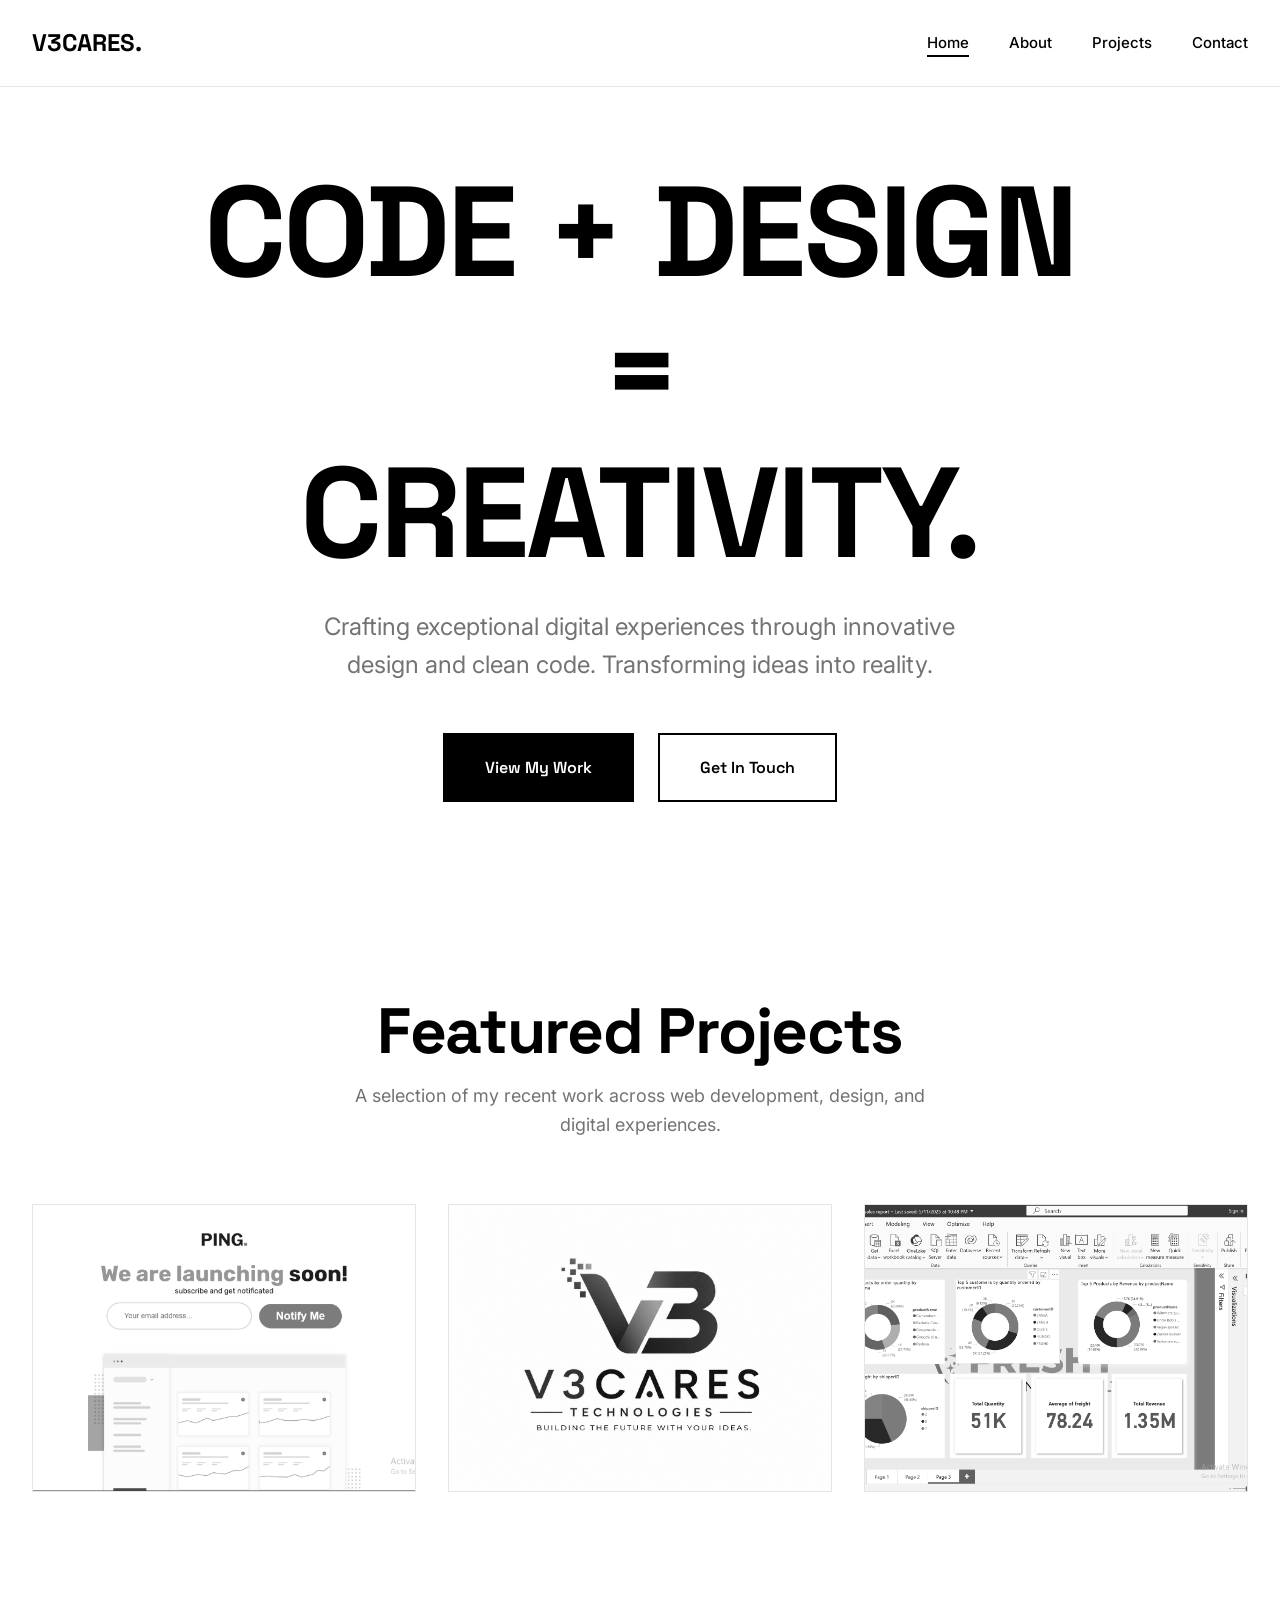
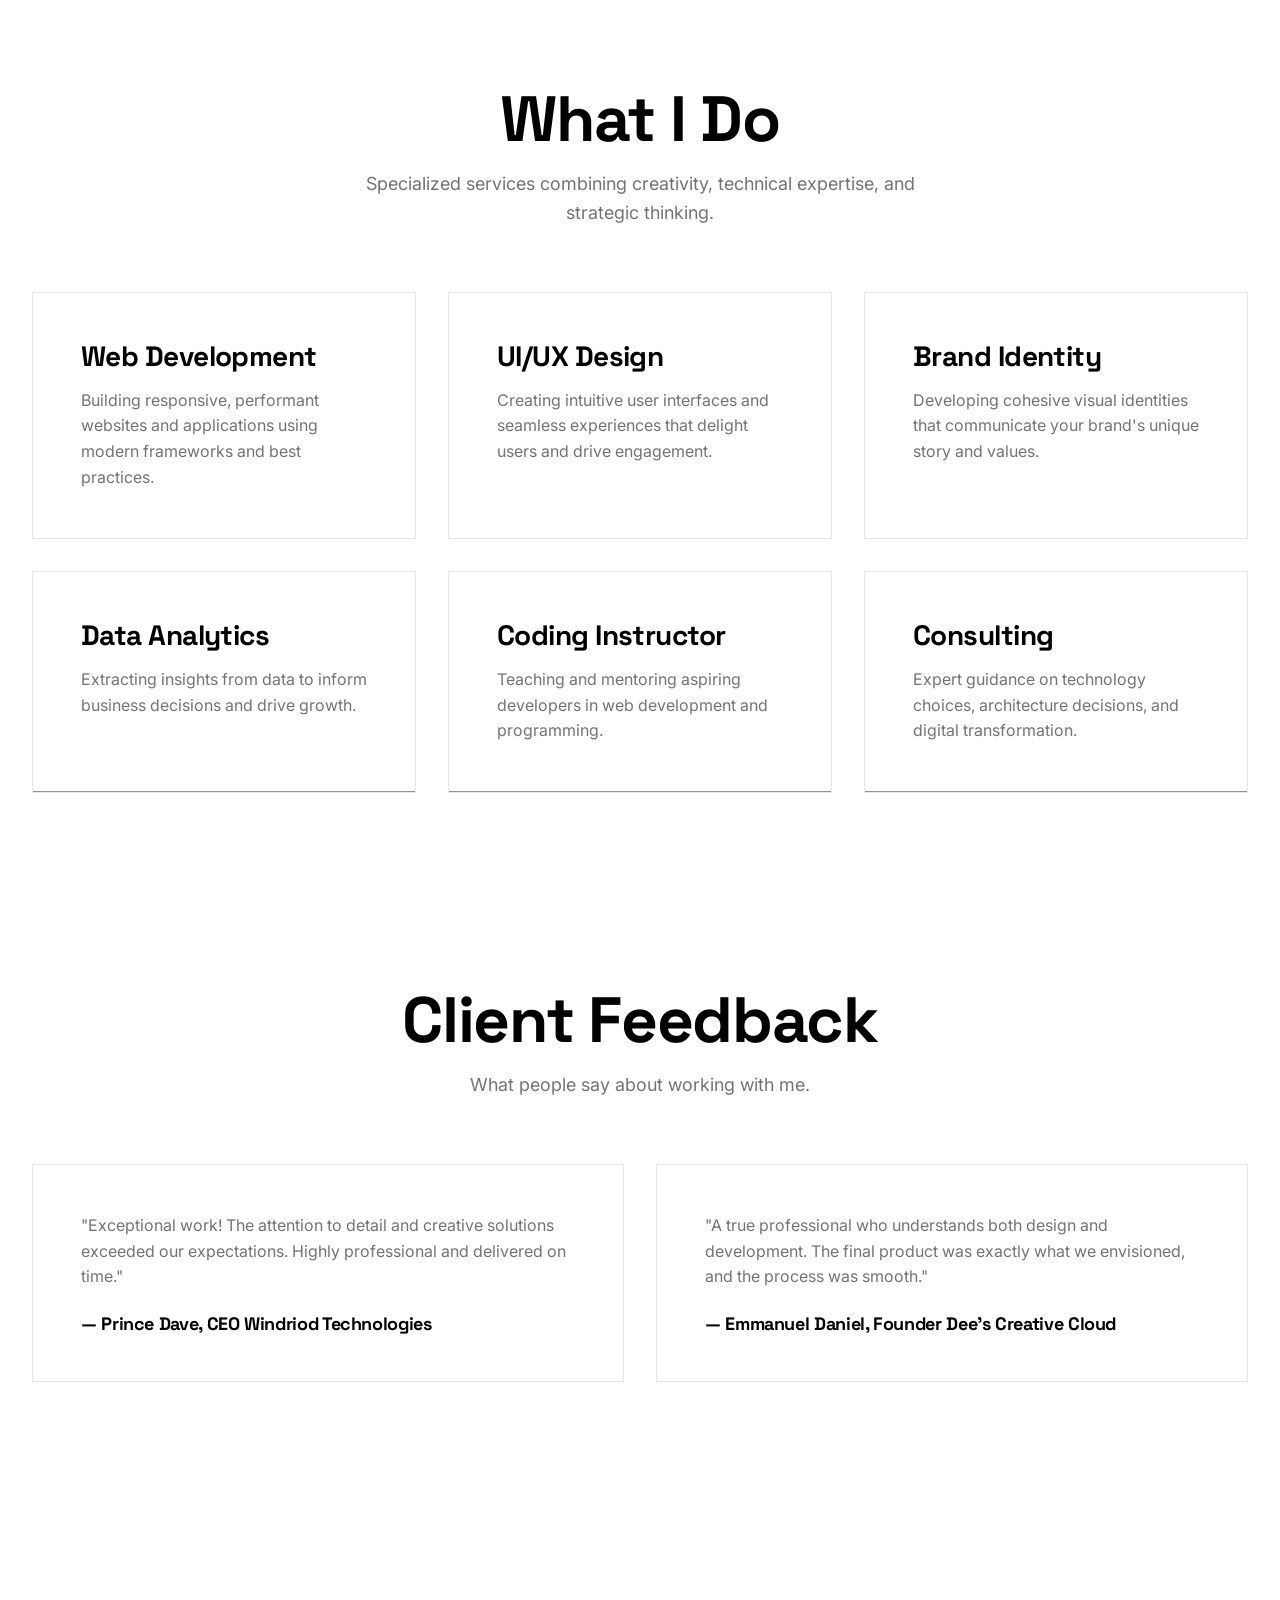
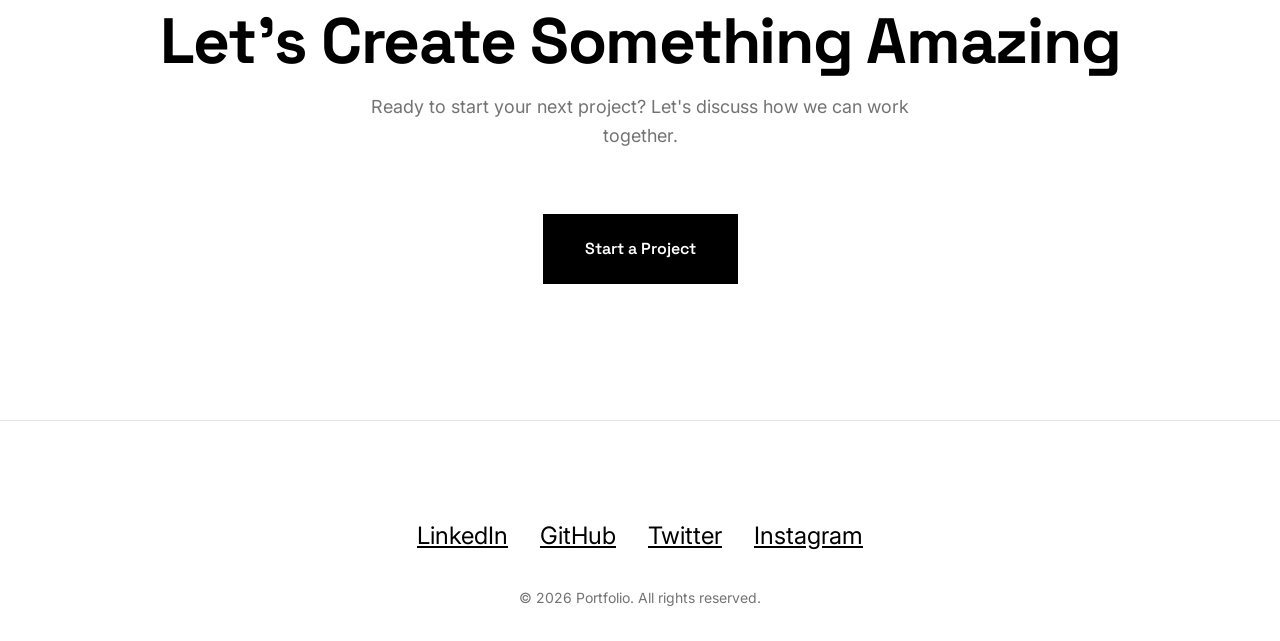
<file: index.html>
<!DOCTYPE html>
<html lang="en">
<head>
    <meta charset="UTF-8">
    <meta name="viewport" content="width=device-width, initial-scale=1.0">
    <title>Portfolio - Creative Developer & Designer</title>
    
    <!-- Google Fonts -->
    <link rel="preconnect" href="https://fonts.googleapis.com">
    <link rel="preconnect" href="https://fonts.gstatic.com" crossorigin>
    <link href="https://fonts.googleapis.com/css2?family=Space+Grotesk:wght@400;500;600;700&family=Inter:wght@400;500;600&display=swap" rel="stylesheet">
    
    <!-- Stylesheet -->
    <link rel="stylesheet" href="styles.css">

</head>
<body>
    <!-- NAVIGATION -->
    <nav>
        <div class="nav-container">
            <a href="index.html" class="logo">V3CARES.</a>
            
            <button class="menu-toggle" aria-label="Toggle menu">
                <span></span>
                <span></span>
                <span></span>
            </button>
            
            <ul class="nav-menu">
                <li><a href="index.html" class="nav-link">Home</a></li>
                <li><a href="about.html" class="nav-link">About</a></li>
                <li><a href="projects.html" class="nav-link">Projects</a></li>
                <li><a href="contact.html" class="nav-link">Contact</a></li>
            </ul>
        </div>
    </nav>

    <!-- HERO SECTION -->
    <section class="hero">
        <div class="hero-content">
            <h1>CODE + DESIGN <br>=<br> CREATIVITY.</h1>
            <p>Crafting exceptional digital experiences through innovative design and clean code. Transforming ideas into reality.</p>
            <div class="cta-buttons">
                <a href="projects.html" class="btn btn-primary">View My Work</a>
                <a href="contact.html" class="btn btn-secondary">Get In Touch</a>
            </div>
        </div>
    </section>

    <!-- FEATURED WORK SECTION -->
    <section id="featured">
        <h2 class="section-title">Featured Projects</h2>
        <p class="section-subtitle">A selection of my recent work across web development, design, and digital experiences.</p>
        
        <div class="grid grid-3">
            <!-- PROJECT 1 - EDIT IMAGE HERE -->
            <div class="project-card fade-in">
                <img src="ping.png" alt="Project 1" class="project-image">
                <div class="project-overlay">
                    <h3 class="project-title"><a href="https://ping-landing-page.netlify.app/" target="_blank" style="color: inherit; text-decoration: underline;">Web Development</a></h3>
                    <p class="project-desc">Building responsive, performant websites and applications using modern frameworks and best practices.</p>
                </div>
            </div>

            <!-- PROJECT 2 - EDIT IMAGE HERE -->
            <div class="project-card fade-in">
                <img src="v3cares2026.jpeg" alt="Project 2" class="project-image">
                <div class="project-overlay">
                    <h3 class="project-title">Brand Identity</h3>
                    <p class="project-desc">Complete visual identity system design</p>
                </div>
            </div>

            <!-- PROJECT 3 - EDIT IMAGE HERE -->
            <div class="project-card fade-in">
                <img src="analyst.png" alt="Project 3" class="project-image">
                <div class="project-overlay">
                    <h3 class="project-title">Analytics Dashboard</h3>
                    <p class="project-desc">Data visualization and insights platform</p>
                </div>
            </div>
        </div>
    </section>

    <!-- SERVICES SECTION -->
    <section id="services">
        <h2 class="section-title">What I Do</h2>
        <p class="section-subtitle">Specialized services combining creativity, technical expertise, and strategic thinking.</p>
        
        <div class="grid grid-3">
            <div class="card slide-in-left">
                <h3>Web Development</h3>
                <p>Building responsive, performant websites and applications using modern frameworks and best practices.</p>
            </div>

            <div class="card slide-in-left">
                <h3>UI/UX Design</h3>
                <p>Creating intuitive user interfaces and seamless experiences that delight users and drive engagement.</p>
            </div>

            <div class="card slide-in-left">
                <h3>Brand Identity</h3>
                <p>Developing cohesive visual identities that communicate your brand's unique story and values.</p>
            </div>

            <div class="card slide-in-right">
                <h3>Data Analytics</h3>
                <p>Extracting insights from data to inform business decisions and drive growth.</p>
            </div>

            <div class="card slide-in-right">
                <h3>Coding Instructor</h3>
                <p>Teaching and mentoring aspiring developers in web development and programming.</p>
            </div>

            <div class="card slide-in-right">
                <h3>Consulting</h3>
                <p>Expert guidance on technology choices, architecture decisions, and digital transformation.</p>
            </div>
        </div>
    </section>

    <!-- TESTIMONIALS SECTION -->
    <section id="testimonials">
        <h2 class="section-title">Client Feedback</h2>
        <p class="section-subtitle">What people say about working with me.</p>
        
        <div class="grid grid-2">
            <div class="card">
                <p>"Exceptional work! The attention to detail and creative solutions exceeded our expectations. Highly professional and delivered on time."</p>
                <h4 style="margin-top: 1.5rem; font-size: 1.125rem;">— Prince Dave, CEO Windriod Technologies</h4>
            </div>

            <div class="card">
                <p>"A true professional who understands both design and development. The final product was exactly what we envisioned, and the process was smooth."</p>
                <h4 style="margin-top: 1.5rem; font-size: 1.125rem;">— Emmanuel Daniel, Founder Dee's Creative Cloud</h4>
            </div>
        </div>
    </section>

    <!-- CTA SECTION -->
    <section style="text-align: center; padding: 8rem 2rem;">
        <h2 class="section-title">Let's Create Something Amazing</h2>
        <p class="section-subtitle">Ready to start your next project? Let's discuss how we can work together.</p>
        <a href="contact.html" class="btn btn-primary">Start a Project</a>
    </section>

    <!-- FOOTER -->
    <footer>
        <div class="footer-content">
            <ul class="social-links">
                <li><a href="https://www.linkedin.com/in/victory-uche-707b1b319/" aria-label="LinkedIn">LinkedIn</a></li>
                <li><a href="https://github.com/V3cares" aria-label="GitHub">GitHub</a></li>
                <li><a href="https://x.com/VictoryUch76937" aria-label="Twitter">Twitter</a></li>
                <li><a href="https://www.instagram.com/v3_cares/" aria-label="Instagram">Instagram</a></li>
            </ul>
            <p class="copyright">&copy; 2026 Portfolio. All rights reserved.</p>
        </div>
    </footer>

    <!-- JavaScript -->
    <script src="script.js"></script>
</body>
</html>
</file>
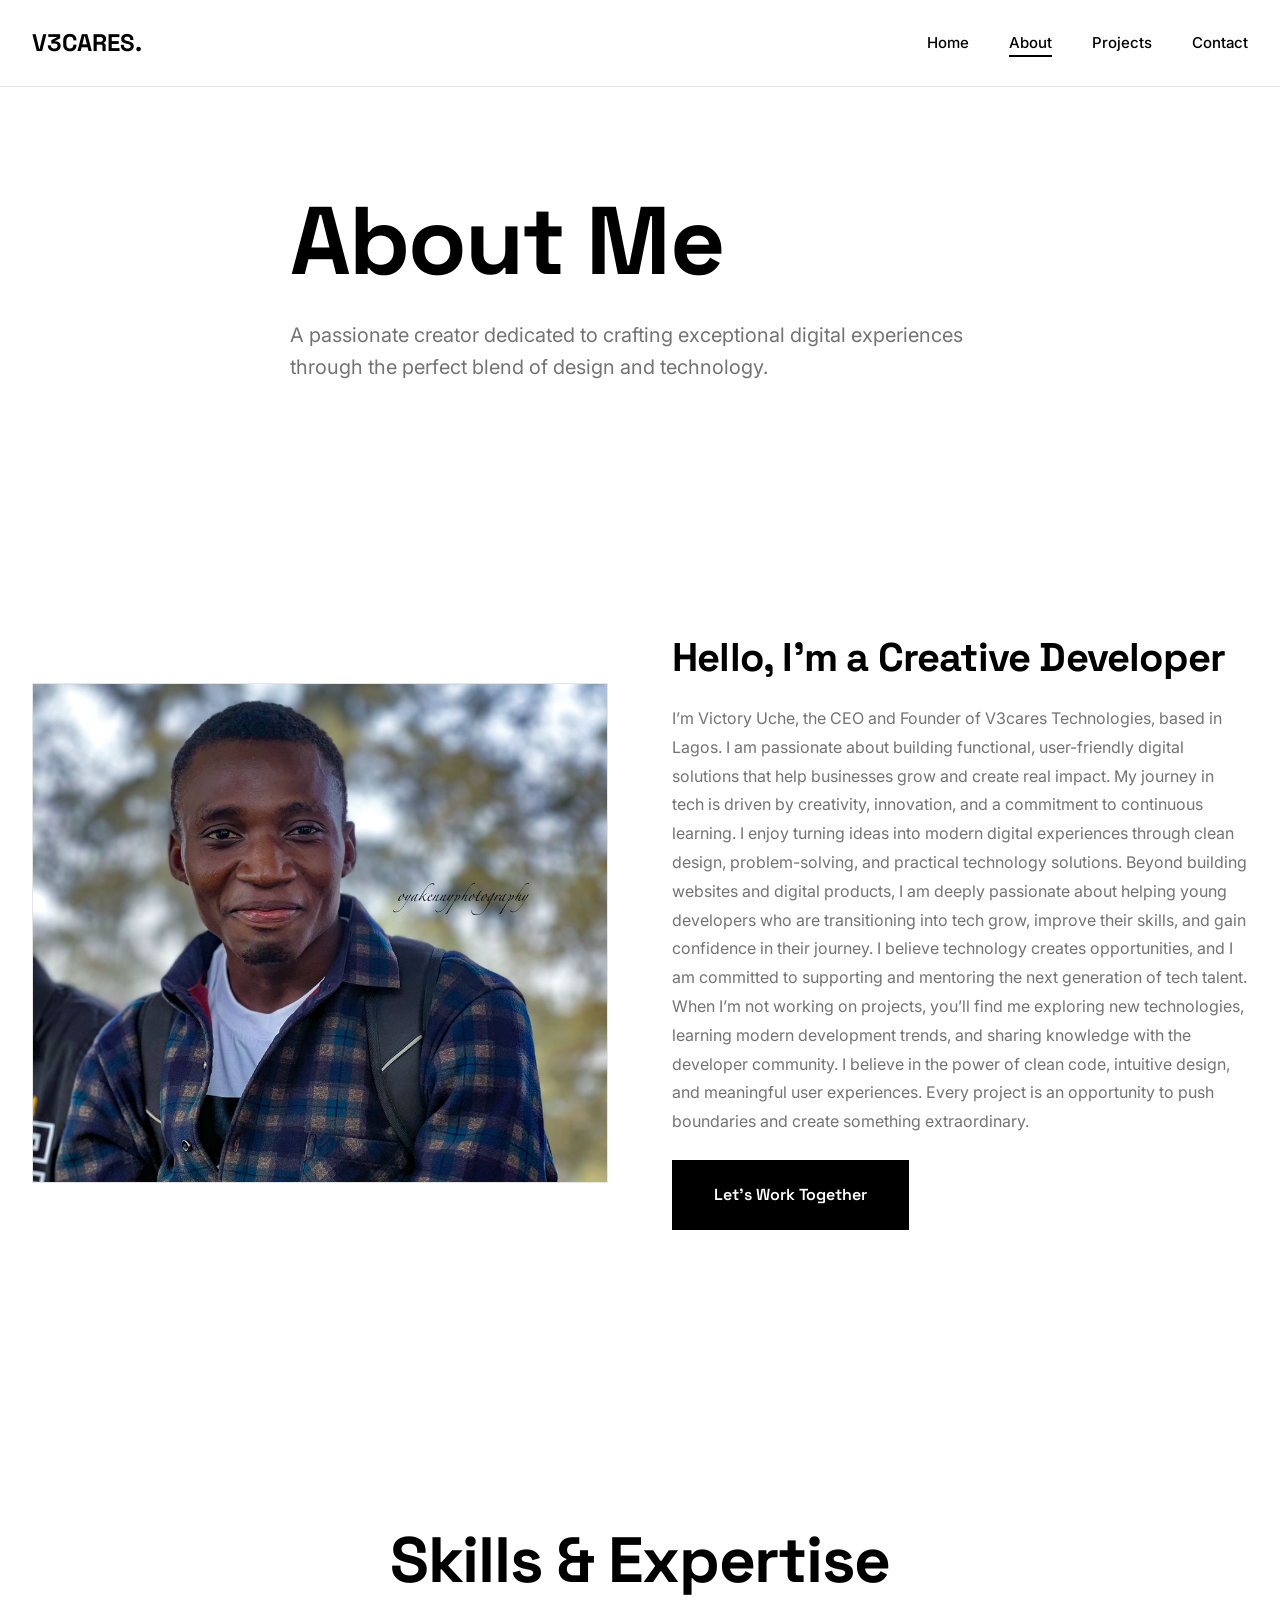
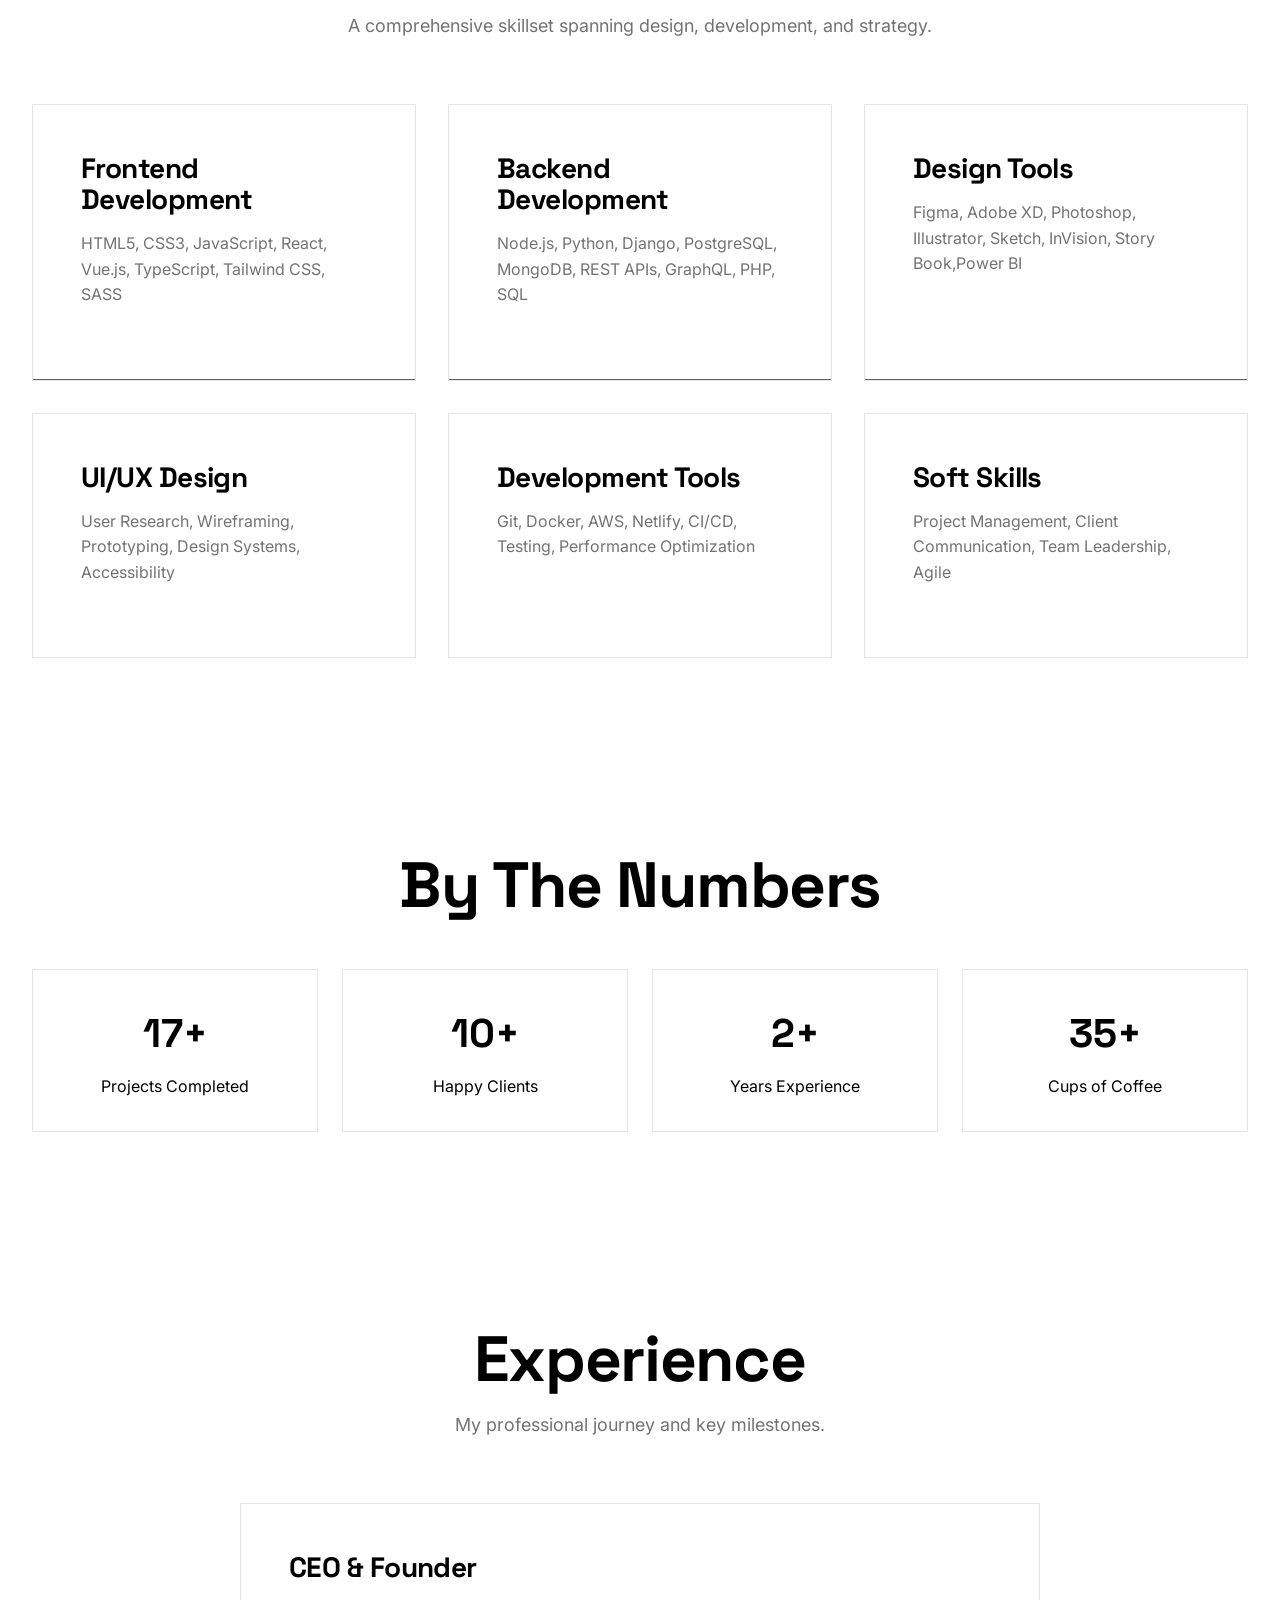
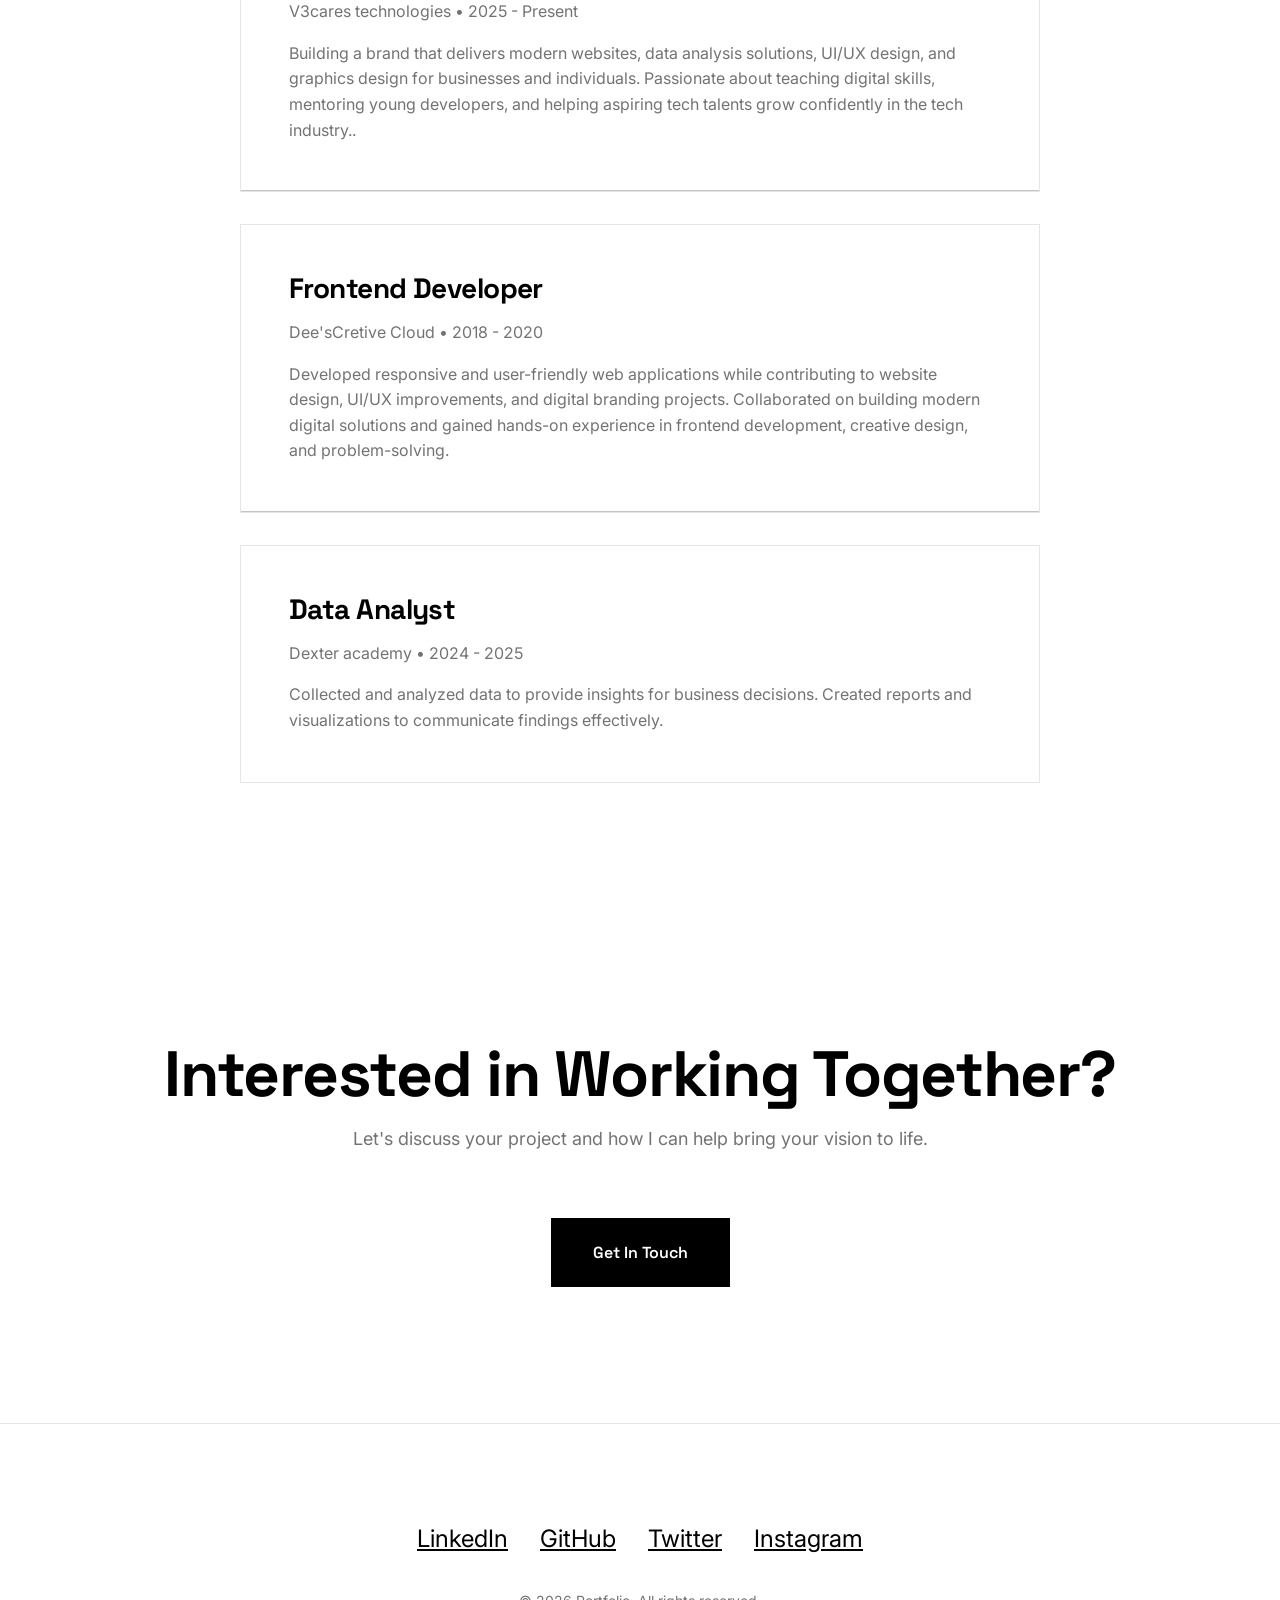
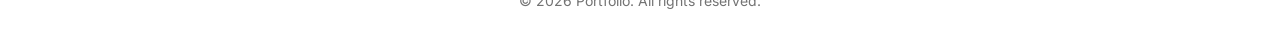
<file: about.html>
<!DOCTYPE html>
<html lang="en">
<head>
    <meta charset="UTF-8">
    <meta name="viewport" content="width=device-width, initial-scale=1.0">
    <title>About - Portfolio</title>
    
    <!-- Google Fonts -->
    <link rel="preconnect" href="https://fonts.googleapis.com">
    <link rel="preconnect" href="https://fonts.gstatic.com" crossorigin>
    <link href="https://fonts.googleapis.com/css2?family=Space+Grotesk:wght@400;500;600;700&family=Inter:wght@400;500;600&display=swap" rel="stylesheet">
    
    <!-- Stylesheet -->
    <link rel="stylesheet" href="styles.css">
</head>
<body>
    <!-- NAVIGATION -->
    <nav>
        <div class="nav-container">
            <a href="index.html" class="logo">V3CARES.</a>
            
            <button class="menu-toggle" aria-label="Toggle menu">
                <span></span>
                <span></span>
                <span></span>
            </button>
            
            <ul class="nav-menu">
                <li><a href="index.html" class="nav-link">Home</a></li>
                <li><a href="about.html" class="nav-link">About</a></li>
                <li><a href="projects.html" class="nav-link">Projects</a></li>
                <li><a href="contact.html" class="nav-link">Contact</a></li>
            </ul>
        </div>
    </nav>

    <!-- ABOUT HERO -->
    <section class="about-hero">
        <div style="max-width: 1400px; margin: 0 auto; padding: 0 2rem;">
            <h1 style="font-size: clamp(3rem, 8vw, 6rem); margin-bottom: 1.5rem; opacity: 0; animation: fadeInUp 1s ease forwards;">About Me</h1>
            <p style="font-size: 1.25rem; color: var(--gray-dark); max-width: 700px; opacity: 0; animation: fadeInUp 1s ease forwards 0.2s;">
                A passionate creator dedicated to crafting exceptional digital experiences through the perfect blend of design and technology.
            </p>
        </div>
    </section>

    <!-- ABOUT CONTENT -->
    <section>
        <div class="about-grid">
            <!-- PROFILE IMAGE - EDIT IMAGE HERE -->
            <div class="slide-in-left">
                <img src="IMG-20241222-WA0017.jpg" alt="Profile" class="about-image">
            </div>

            <div class="slide-in-right">
                <h2 style="font-size: 2.5rem; margin-bottom: 1.5rem;">Hello, I'm a Creative Developer</h2>
                <p style="margin-bottom: 1.5rem; color: var(--gray-dark); line-height: 1.8;">
                    I’m Victory Uche, the CEO and Founder of V3cares Technologies, based in Lagos. I am passionate about building functional, user-friendly digital solutions that help businesses grow and create real impact.

My journey in tech is driven by creativity, innovation, and a commitment to continuous learning. I enjoy turning ideas into modern digital experiences through clean design, problem-solving, and practical technology solutions.

Beyond building websites and digital products, I am deeply passionate about helping young developers who are transitioning into tech grow, improve their skills, and gain confidence in their journey. I believe technology creates opportunities, and I am committed to supporting and mentoring the next generation of tech talent.

When I’m not working on projects, you’ll find me exploring new technologies, learning modern development trends, and sharing knowledge with the developer community.
                    I believe in the power of clean code, intuitive design, and meaningful user experiences. Every project is an opportunity to push boundaries and create something extraordinary.
                </p>
               
                <a href="contact.html" class="btn btn-primary">Let's Work Together</a>
            </div>
        </div>
    </section>

    <!-- SKILLS & EXPERTISE -->
    <section>
        <h2 class="section-title">Skills & Expertise</h2>
        <p class="section-subtitle">A comprehensive skillset spanning design, development, and strategy.</p>
        
        <div class="grid grid-3">
            <div class="card">
                <h3>Frontend Development</h3>
                <p style="margin-bottom: 1.5rem;">HTML5, CSS3, JavaScript, React, Vue.js, TypeScript, Tailwind CSS, SASS</p>
            </div>

            <div class="card">
                <h3>Backend Development</h3>
                <p style="margin-bottom: 1.5rem;">Node.js, Python, Django, PostgreSQL, MongoDB, REST APIs, GraphQL, PHP, SQL</p>
            </div>

            <div class="card">
                <h3>Design Tools</h3>
                <p style="margin-bottom: 1.5rem;">Figma, Adobe XD, Photoshop, Illustrator, Sketch, InVision, Story Book,Power BI</p>
            </div>

            <div class="card">
                <h3>UI/UX Design</h3>
                <p style="margin-bottom: 1.5rem;">User Research, Wireframing, Prototyping, Design Systems, Accessibility</p>
            </div>

            <div class="card">
                <h3>Development Tools</h3>
                <p style="margin-bottom: 1.5rem;">Git, Docker, AWS, Netlify, CI/CD, Testing, Performance Optimization</p>
            </div>

            <div class="card">
                <h3>Soft Skills</h3>
                <p style="margin-bottom: 1.5rem;">Project Management, Client Communication, Team Leadership, Agile</p>
            </div>
        </div>
    </section>

    <!-- STATISTICS -->
    <section>
        <h2 class="section-title">By The Numbers</h2>
        
        <div class="skills-grid">
            <div class="skill-item">
                <span class="skill-number" data-count="50">0+</span>
                <p>Projects Completed</p>
            </div>

            <div class="skill-item">
                <span class="skill-number" data-count="30">0+</span>
                <p>Happy Clients</p>
            </div>

            <div class="skill-item">
                <span class="skill-number" data-count="8">0+</span>
                <p>Years Experience</p>
            </div>

            <div class="skill-item">
                <span class="skill-number" data-count="100">0+</span>
                <p>Cups of Coffee</p>
            </div>
        </div>
    </section>

    <!-- EXPERIENCE TIMELINE -->
    <section>
        <h2 class="section-title">Experience</h2>
        <p class="section-subtitle">My professional journey and key milestones.</p>
        
        <div style="max-width: 800px; margin: 0 auto;">
            <div class="card" style="margin-bottom: 2rem;">
                <h3>CEO & Founder</h3>
                <p style="color: var(--gray-dark); margin-bottom: 1rem;">V3cares technologies • 2025 - Present</p>
                <p>Building a brand that delivers modern websites, data analysis solutions, UI/UX design, and graphics design for businesses and individuals. Passionate about teaching digital skills, mentoring young developers, and helping aspiring tech talents grow confidently in the tech industry..</p>
            </div>

            <div class="card" style="margin-bottom: 2rem;">
                <h3>Frontend Developer</h3>
                <p style="color: var(--gray-dark); margin-bottom: 1rem;">Dee'sCretive Cloud • 2018 - 2020</p>
                <p>Developed responsive and user-friendly web applications while contributing to website design, UI/UX improvements, and digital branding projects. Collaborated on building modern digital solutions and gained hands-on experience in frontend development, creative design, and problem-solving.</p>
            </div>

            <div class="card" style="margin-bottom: 2rem;">
                <h3>Data Analyst</h3>
                <p style="color: var(--gray-dark); margin-bottom: 1rem;">Dexter academy • 2024 - 2025</p>
                <p>Collected and analyzed data to provide insights for business decisions. Created reports and visualizations to communicate findings effectively.</p>
            </div>
        </div>
    </section>

    <!-- CTA SECTION -->
    <section style="text-align: center; padding: 8rem 2rem;">
        <h2 class="section-title">Interested in Working Together?</h2>
        <p class="section-subtitle">Let's discuss your project and how I can help bring your vision to life.</p>
        <a href="contact.html" class="btn btn-primary">Get In Touch</a>
    </section>

    <!-- FOOTER -->
    <footer>
        <div class="footer-content">
            <ul class="social-links">
                <li><a href="https://www.linkedin.com/in/victory-uche-707b1b319/" aria-label="LinkedIn">LinkedIn</a></li>
                <li><a href="https://github.com/V3cares" aria-label="GitHub">GitHub</a></li>
                <li><a href="https://x.com/VictoryUch76937" aria-label="Twitter">Twitter</a></li>
                <li><a href="https://www.instagram.com/v3_cares/" aria-label="Instagram">Instagram</a></li>
            </ul>
            <p class="copyright">&copy; 2026 Portfolio. All rights reserved.</p>
        </div>
    </footer>

    <!-- JavaScript -->
    <script src="script.js"></script>
</body>
</html>
</file>
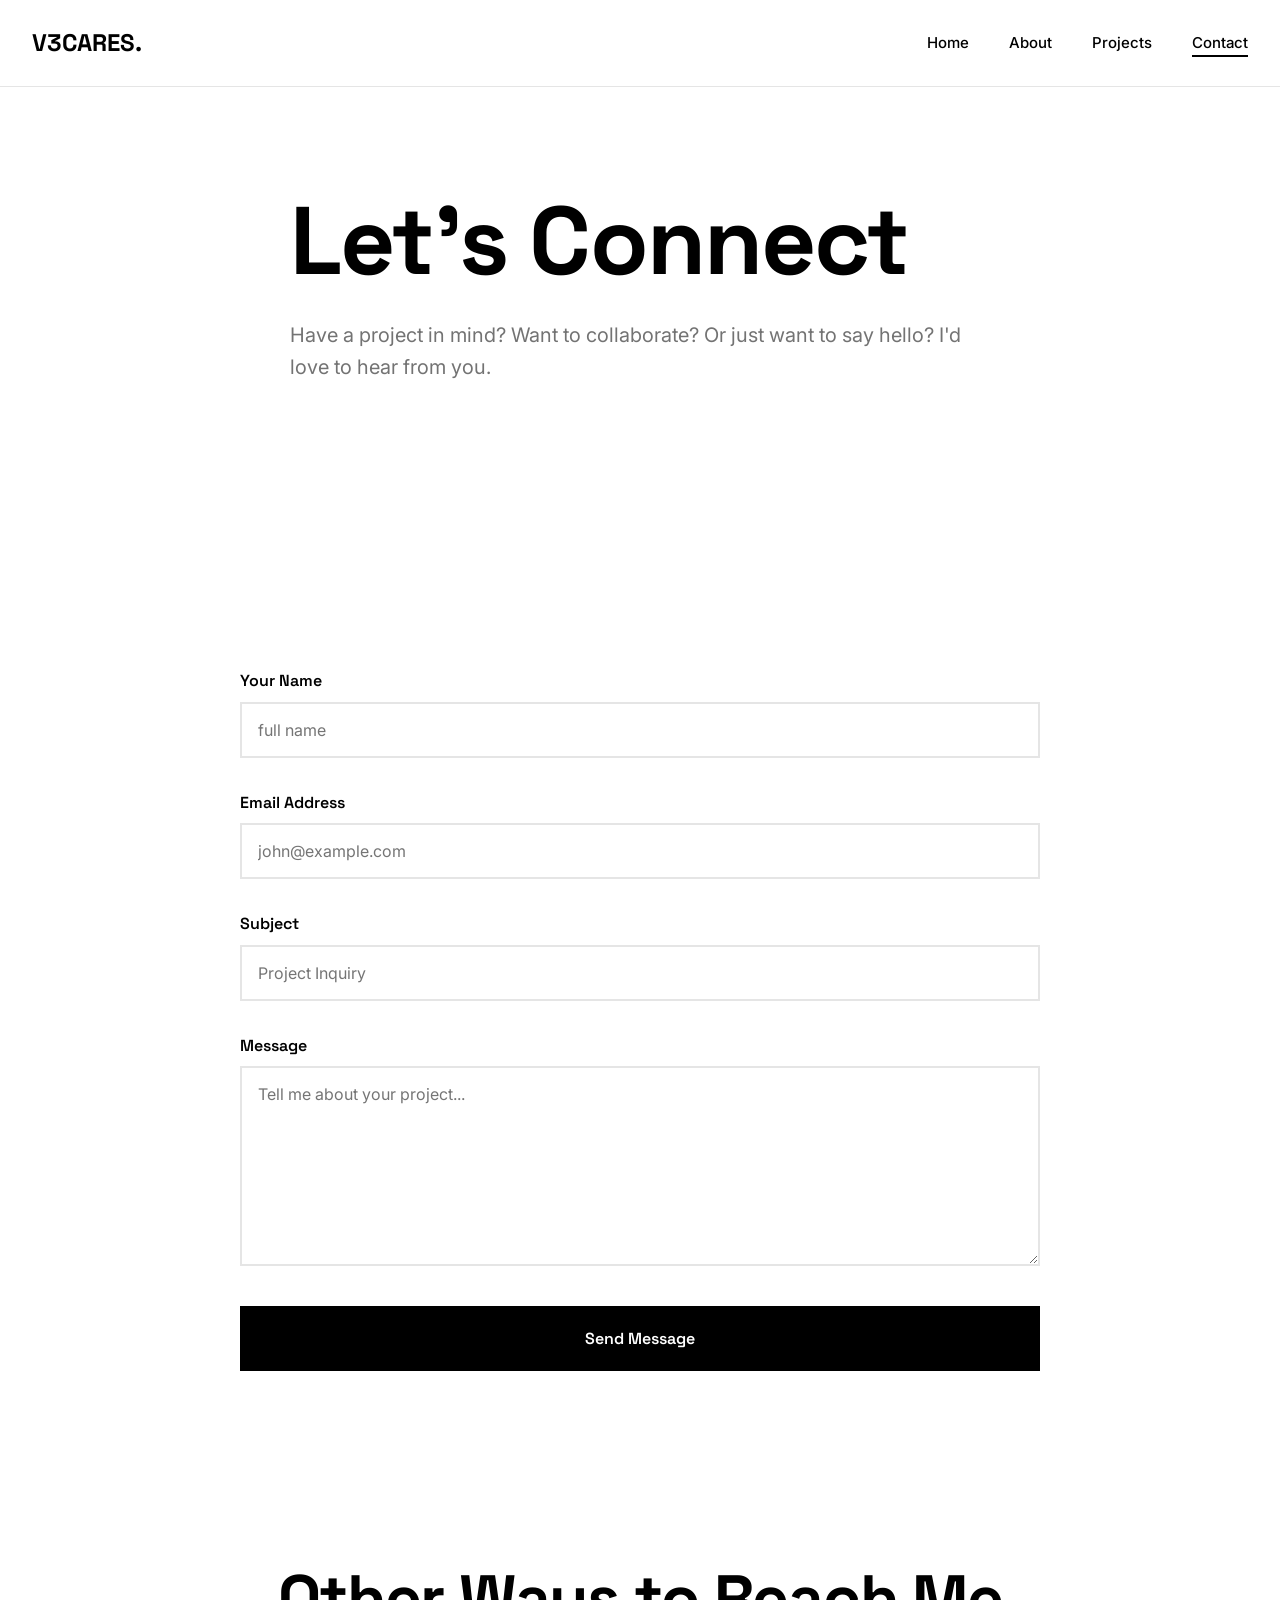
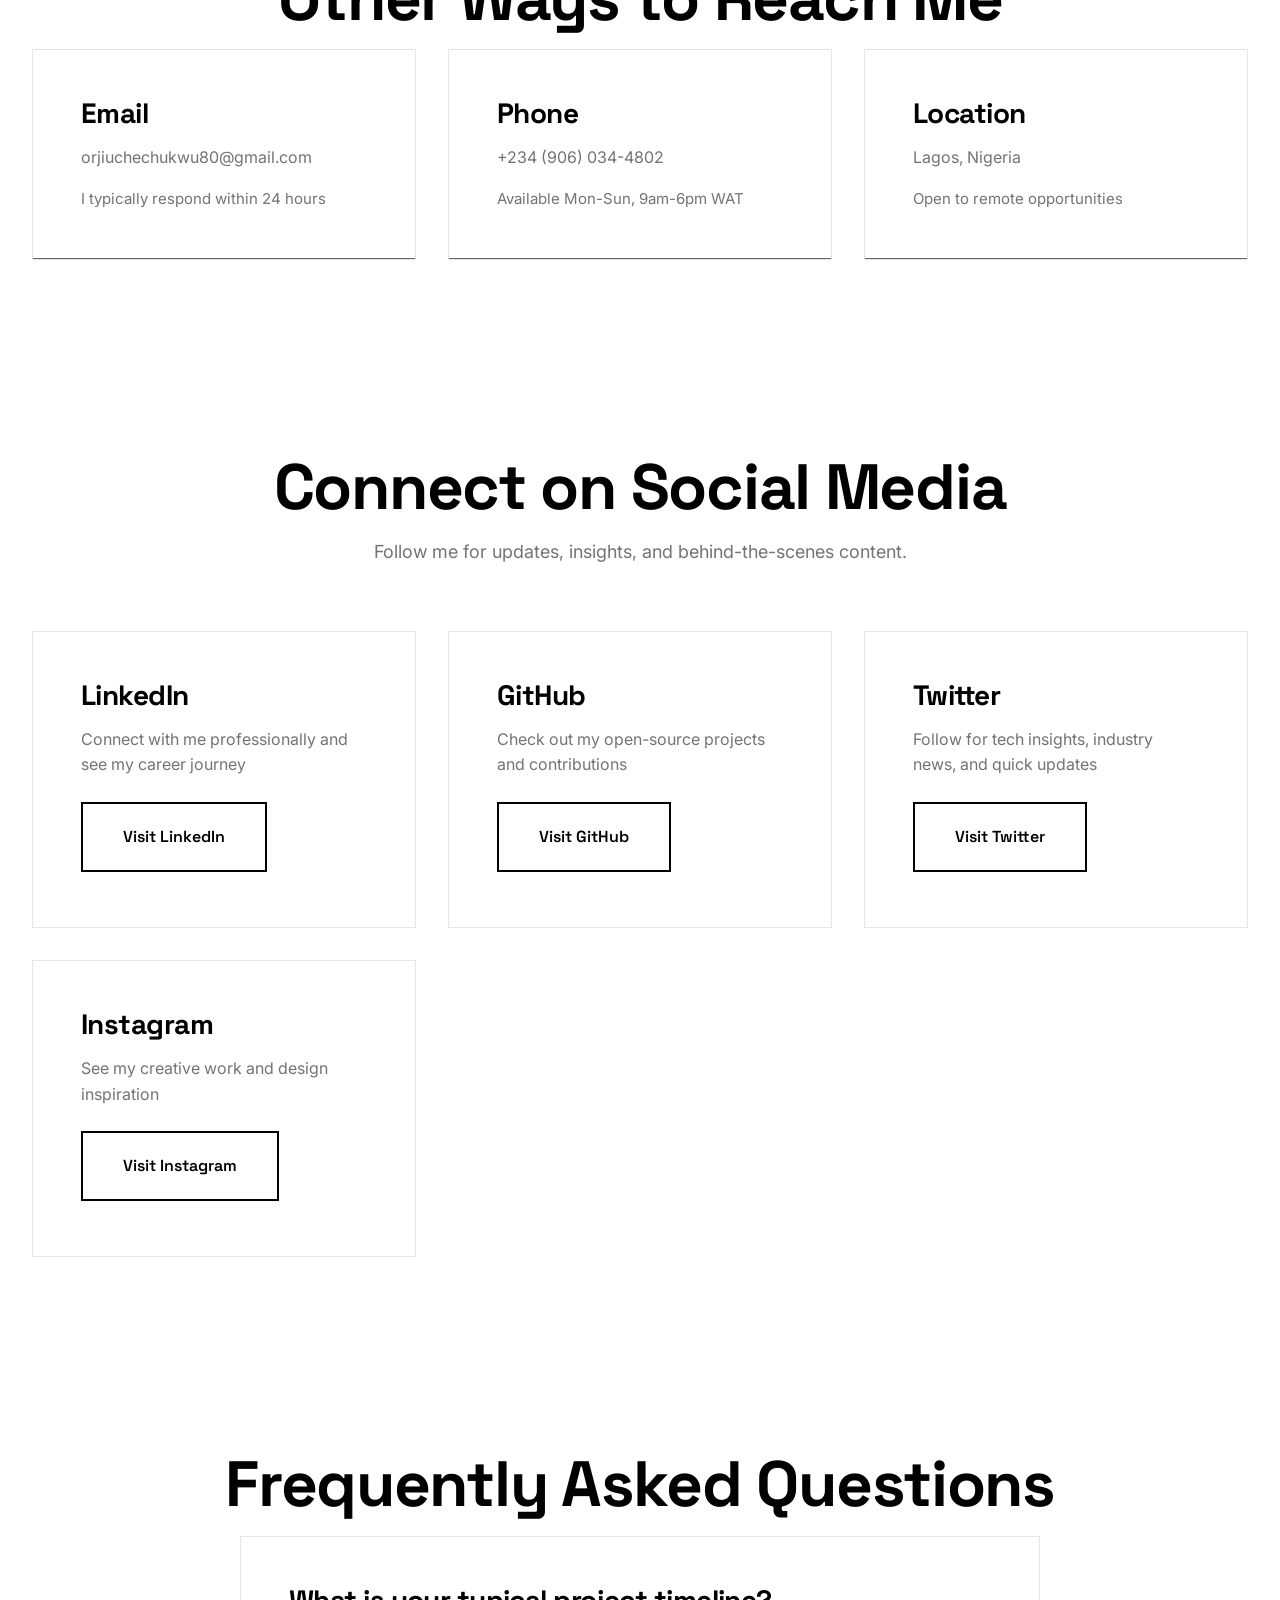
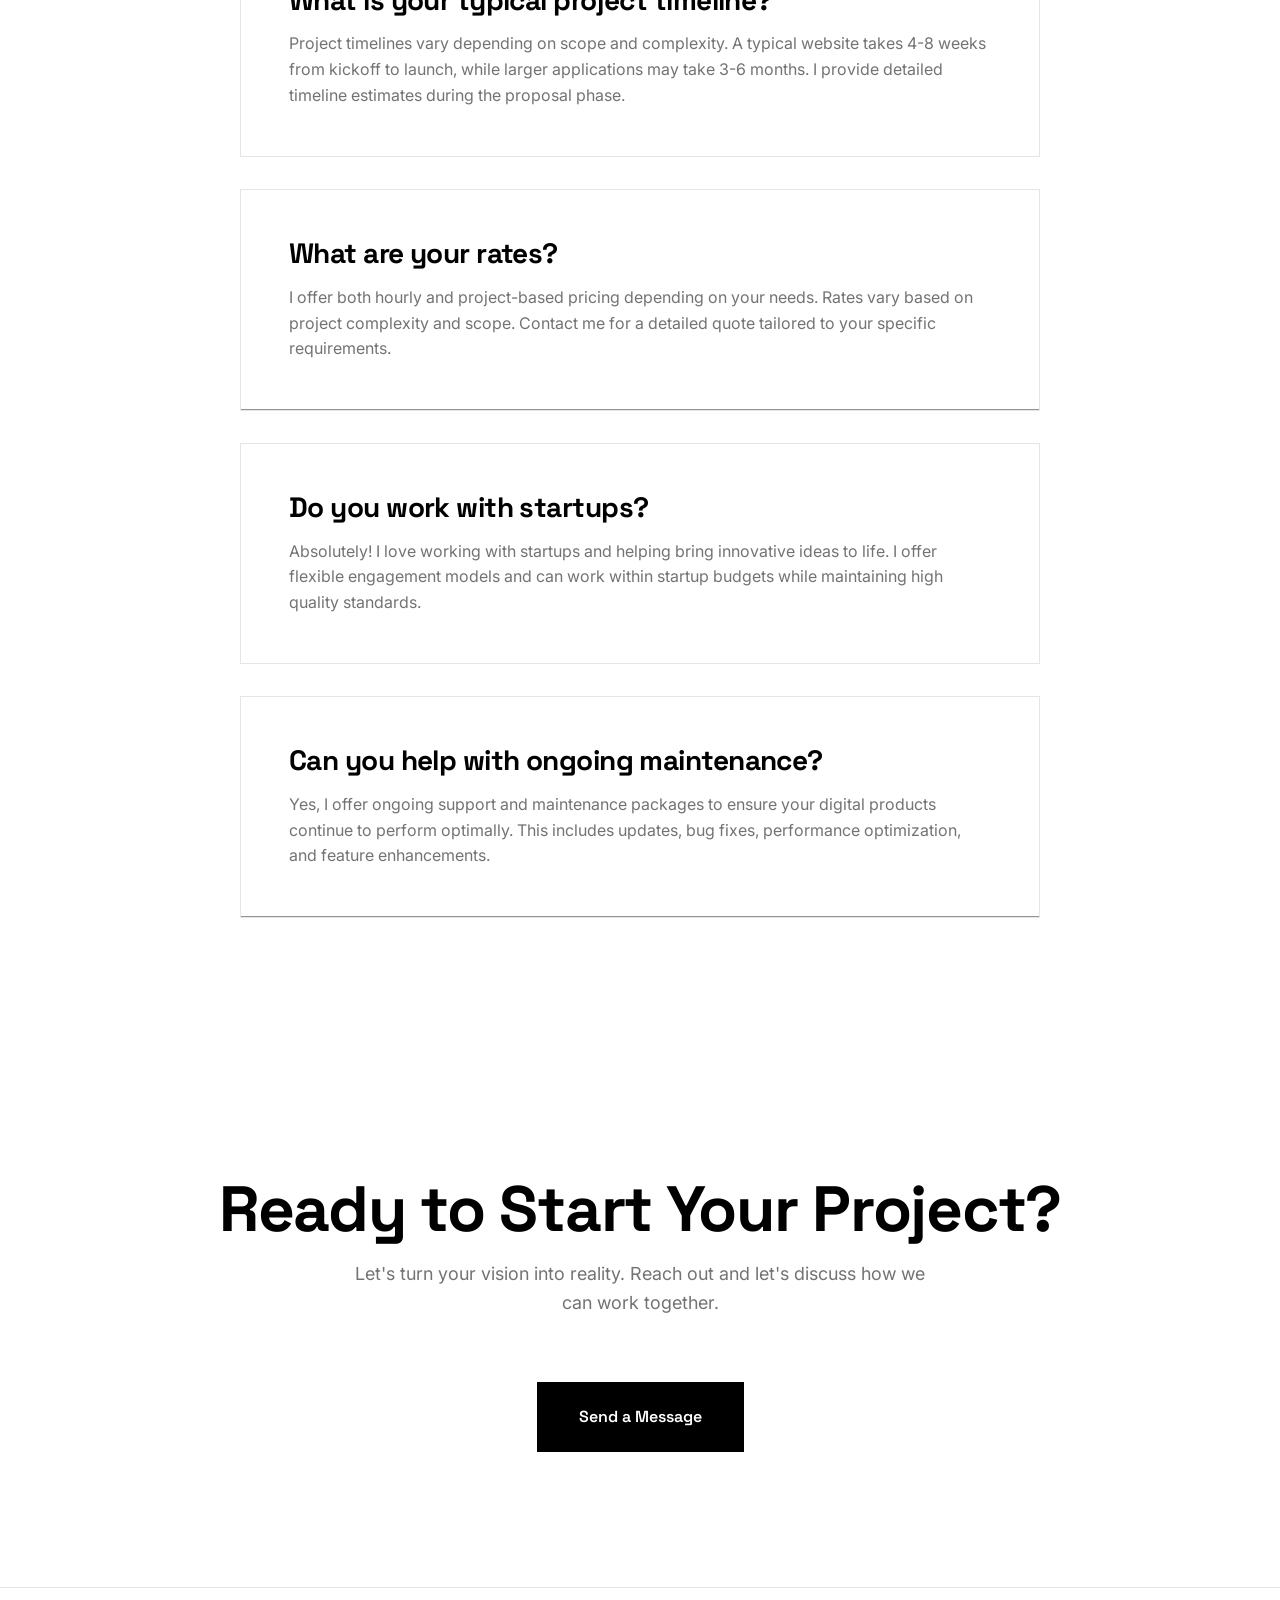
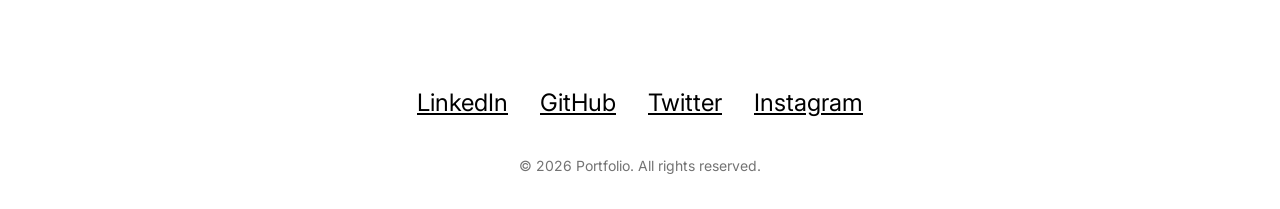
<file: contact.html>
<!DOCTYPE html>
<html lang="en">
<head>
    <meta charset="UTF-8">
    <meta name="viewport" content="width=device-width, initial-scale=1.0">
    <title>Contact - Portfolio</title>
    
    <!-- Google Fonts -->
    <link rel="preconnect" href="https://fonts.googleapis.com">
    <link rel="preconnect" href="https://fonts.gstatic.com" crossorigin>
    <link href="https://fonts.googleapis.com/css2?family=Space+Grotesk:wght@400;500;600;700&family=Inter:wght@400;500;600&display=swap" rel="stylesheet">
    
    <!-- Stylesheet -->
    <link rel="stylesheet" href="styles.css">
</head>
<body>
    <!-- NAVIGATION -->
    <nav>
        <div class="nav-container">
            <a href="index.html" class="logo">V3CARES.</a>
            
            <button class="menu-toggle" aria-label="Toggle menu">
                <span></span>
                <span></span>
                <span></span>
            </button>
            
            <ul class="nav-menu">
                <li><a href="index.html" class="nav-link">Home</a></li>
                <li><a href="about.html" class="nav-link">About</a></li>
                <li><a href="projects.html" class="nav-link">Projects</a></li>
                <li><a href="contact.html" class="nav-link">Contact</a></li>
            </ul>
        </div>
    </nav>

    <!-- CONTACT HERO -->
    <section class="about-hero">
        <div style="max-width: 1400px; margin: 0 auto; padding: 0 2rem;">
            <h1 style="font-size: clamp(3rem, 8vw, 6rem); margin-bottom: 1.5rem; opacity: 0; animation: fadeInUp 1s ease forwards;">Let's Connect</h1>
            <p style="font-size: 1.25rem; color: var(--gray-dark); max-width: 700px; opacity: 0; animation: fadeInUp 1s ease forwards 0.2s;">
                Have a project in mind? Want to collaborate? Or just want to say hello? I'd love to hear from you.
            </p>
        </div>
    </section>

    <!-- CONTACT FORM SECTION -->
    <section>
        <div class="contact-container">
            <form id="contactForm" class="slide-in-left" data-netlify="true"  name="contact" method="POST">

                 <div class="form-group">
                   <input type="hidden" name="form-name" value="contact">
                </div>
                
                <div class="form-group">
                    <label for="name">Your Name</label>
                    <input type="text" id="name" name="name" required placeholder="full name">
                </div>

                <div class="form-group">
                    <label for="email">Email Address</label>
                    <input type="email" id="email" name="email" required placeholder="john@example.com">
                </div>

                <div class="form-group">
                    <label for="subject">Subject</label>
                    <input type="text" id="subject" name="subject" required placeholder="Project Inquiry">
                </div>

                <div class="form-group">
                    <label for="message">Message</label>
                    <textarea id="message" name="message" required placeholder="Tell me about your project..."></textarea>
                </div>
                <input type="hidden" name="_captcha" value="false">
<input type="hidden" name="_subject" value="New Portfolio Message">
<input type="hidden" name="_next" value="https://yourwebsite.com/thank-you.html">

                <button type="submit" class="btn btn-primary" style="width: 100%;">Send Message</button>
            </form>
        </div>
    </section>

    <!-- CONTACT INFO -->
    <section>
        <h2 class="section-title">Other Ways to Reach Me</h2>
        
        <div class="grid grid-3">
            <div class="card">
                <h3>Email</h3>
                <p>orjiuchechukwu80@gmail.com</p>
                <p style="margin-top: 1rem; color: var(--gray-dark); font-size: 0.9375rem;">I typically respond within 24 hours</p>
            </div>

            <div class="card">
                <h3>Phone</h3>
                <p>+234 (906) 034-4802</p>
                <p style="margin-top: 1rem; color: var(--gray-dark); font-size: 0.9375rem;">Available Mon-Sun, 9am-6pm WAT</p>
            </div>

            <div class="card">
                <h3>Location</h3>
                <p>Lagos, Nigeria</p>
                <p style="margin-top: 1rem; color: var(--gray-dark); font-size: 0.9375rem;">Open to remote opportunities</p>
            </div>
        </div>
    </section>

    <!-- SOCIAL MEDIA -->
    <section>
        <h2 class="section-title">Connect on Social Media</h2>
        <p class="section-subtitle">Follow me for updates, insights, and behind-the-scenes content.</p>
        
        <div class="grid grid-2">
            <div class="card">
                <h3>LinkedIn</h3>
                <p style="margin-bottom: 1.5rem;">Connect with me professionally and see my career journey</p>
                <a href="https://www.linkedin.com/in/victory-uche-707b1b319/" class="btn btn-secondary">Visit LinkedIn</a>
            </div>

            <div class="card">
                <h3>GitHub</h3>
                <p style="margin-bottom: 1.5rem;">Check out my open-source projects and contributions</p>
                <a href="https://github.com/V3cares" class="btn btn-secondary">Visit GitHub</a>
            </div>

            <div class="card">
                <h3>Twitter</h3>
                <p style="margin-bottom: 1.5rem;">Follow for tech insights, industry news, and quick updates</p>
                <a href="https://x.com/VictoryUch76937" class="btn btn-secondary">Visit Twitter</a>
            </div>

            <div class="card">
                <h3>Instagram</h3>
                <p style="margin-bottom: 1.5rem;">See my creative work and design inspiration</p>
                <a href="https://www.instagram.com/v3_cares/" class="btn btn-secondary">Visit Instagram</a>
            </div>
        </div>
    </section>

    <!-- FAQ SECTION -->
    <section>
        <h2 class="section-title">Frequently Asked Questions</h2>
        
        <div style="max-width: 800px; margin: 0 auto;">
            <div class="card" style="margin-bottom: 2rem;">
                <h3>What is your typical project timeline?</h3>
                <p>Project timelines vary depending on scope and complexity. A typical website takes 4-8 weeks from kickoff to launch, while larger applications may take 3-6 months. I provide detailed timeline estimates during the proposal phase.</p>
            </div>

            <div class="card" style="margin-bottom: 2rem;">
                <h3>What are your rates?</h3>
                <p>I offer both hourly and project-based pricing depending on your needs. Rates vary based on project complexity and scope. Contact me for a detailed quote tailored to your specific requirements.</p>
            </div>

            <div class="card" style="margin-bottom: 2rem;">
                <h3>Do you work with startups?</h3>
                <p>Absolutely! I love working with startups and helping bring innovative ideas to life. I offer flexible engagement models and can work within startup budgets while maintaining high quality standards.</p>
            </div>

            <div class="card" style="margin-bottom: 2rem;">
                <h3>Can you help with ongoing maintenance?</h3>
                <p>Yes, I offer ongoing support and maintenance packages to ensure your digital products continue to perform optimally. This includes updates, bug fixes, performance optimization, and feature enhancements.</p>
            </div>
        </div>
    </section>

    <!-- CTA SECTION -->
    <section style="text-align: center; padding: 8rem 2rem;">
        <h2 class="section-title">Ready to Start Your Project?</h2>
        <p class="section-subtitle">Let's turn your vision into reality. Reach out and let's discuss how we can work together.</p>
        <a href="#contactForm" class="btn btn-primary">Send a Message</a>
    </section>

    <!-- FOOTER -->
    <footer>
        <div class="footer-content">
            <ul class="social-links">
                <li><a href="https://www.linkedin.com/in/victory-uche-707b1b319/" aria-label="LinkedIn">LinkedIn</a></li>
                <li><a href="https://github.com/V3cares" aria-label="GitHub">GitHub</a></li>
                <li><a href="https://x.com/VictoryUch76937" aria-label="Twitter">Twitter</a></li>
                <li><a href="https://www.instagram.com/v3_cares/" aria-label="Instagram">Instagram</a></li>
            </ul>
            <p class="copyright">&copy; 2026 Portfolio. All rights reserved.</p>
        </div>
    </footer>

    <!-- JavaScript -->
    <script src="script.js"></script>
</body>
</html>
</file>
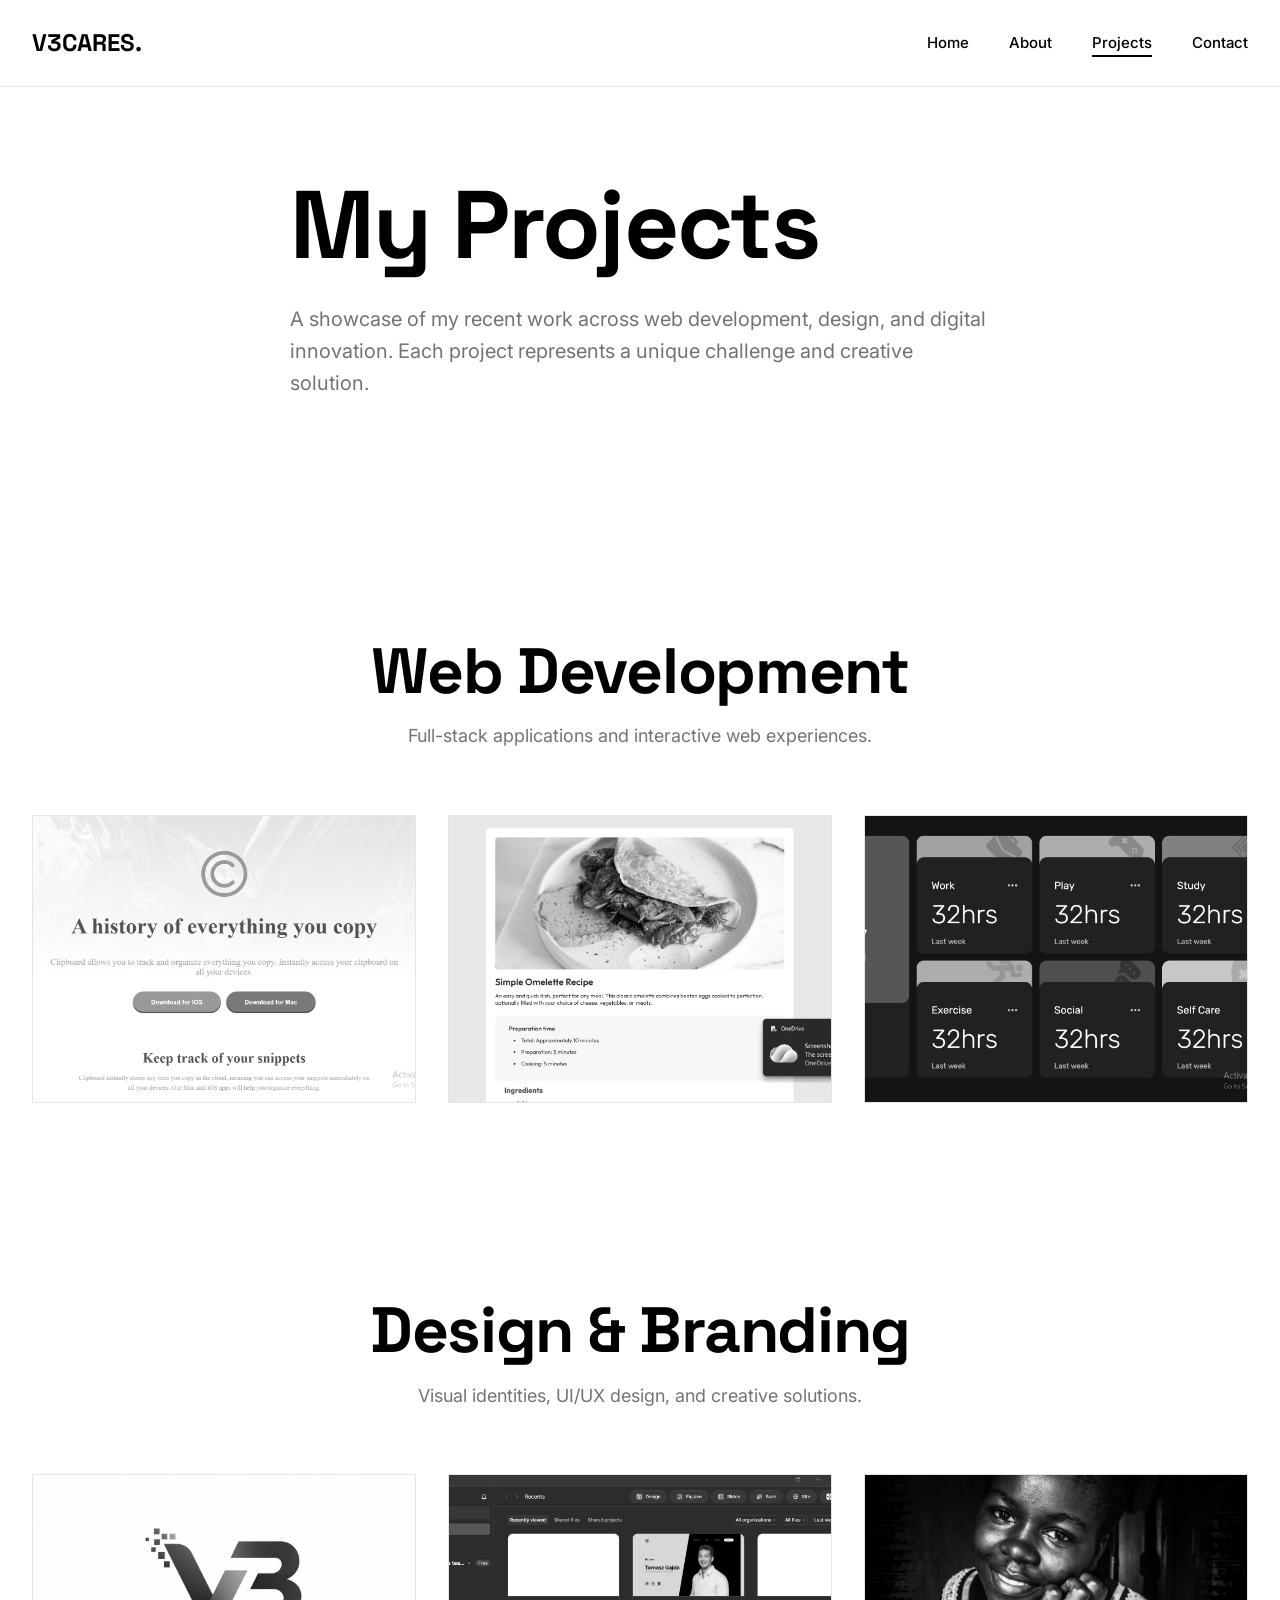
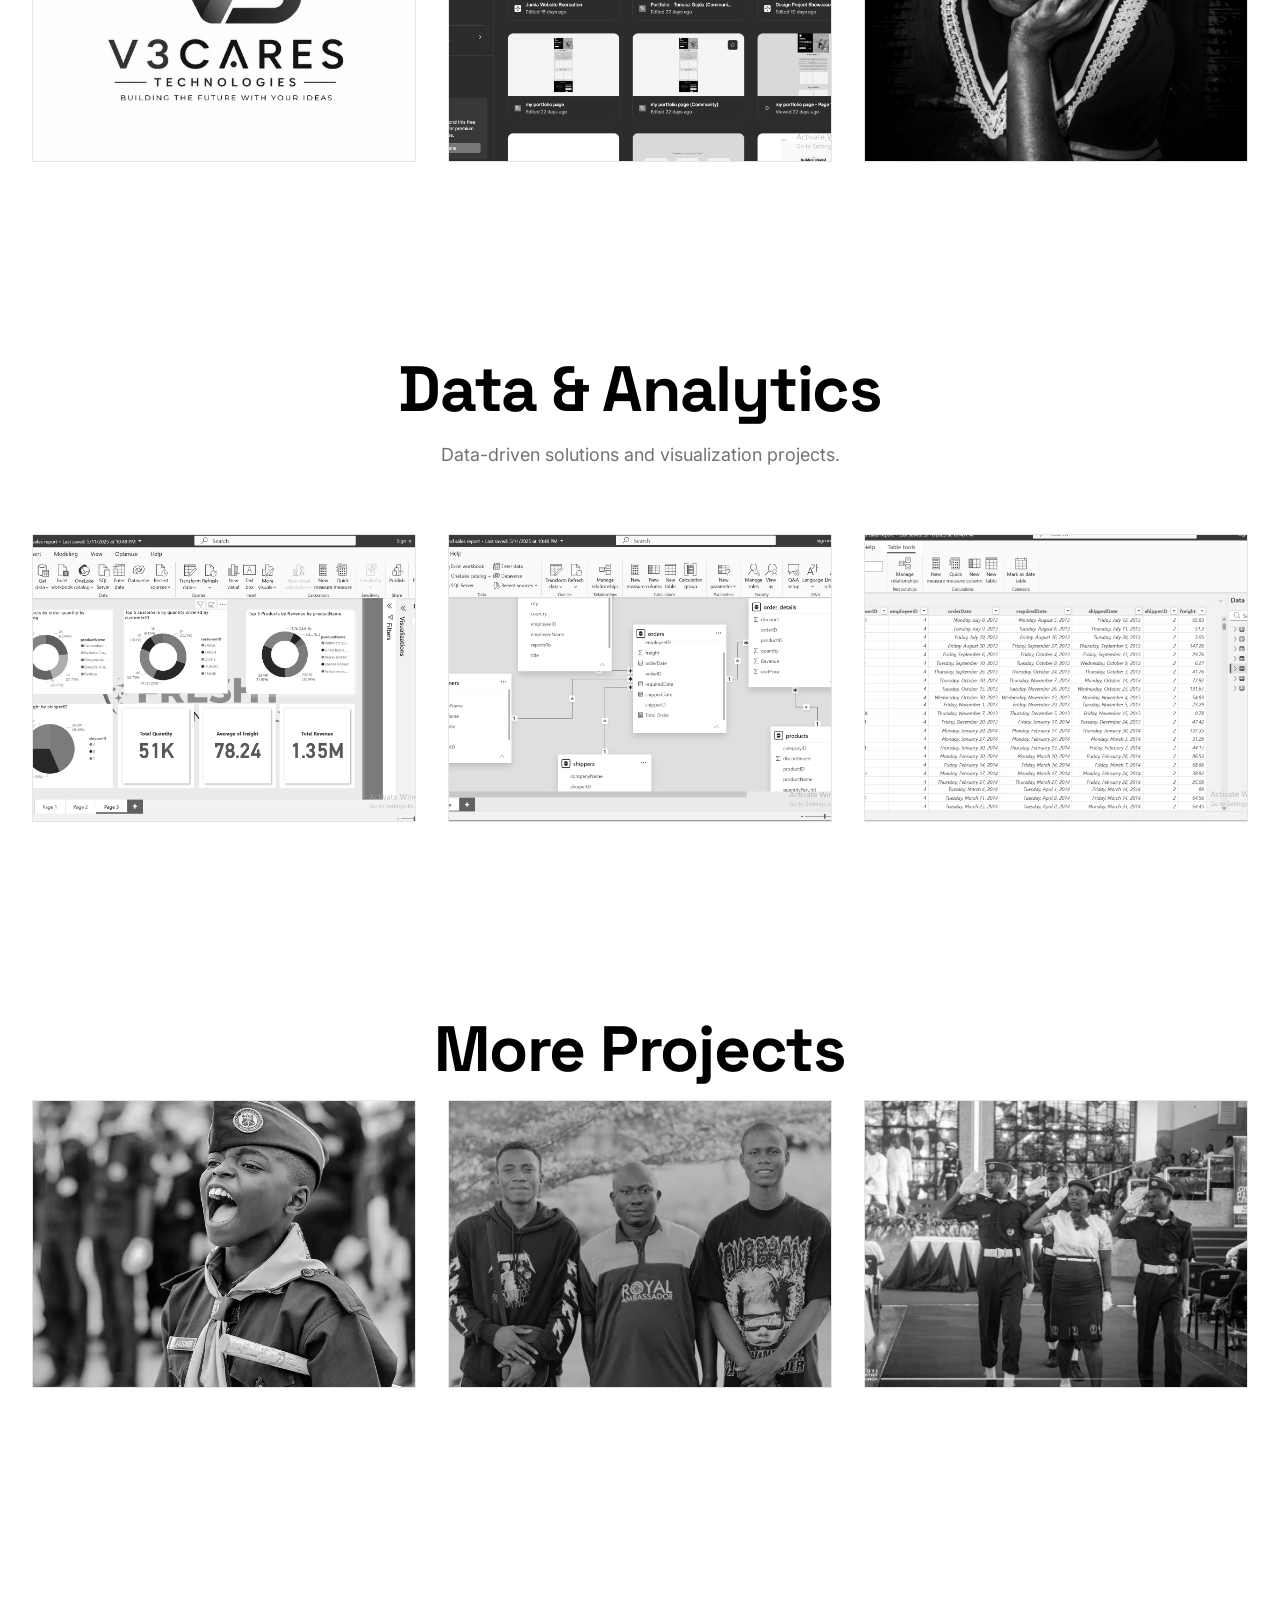
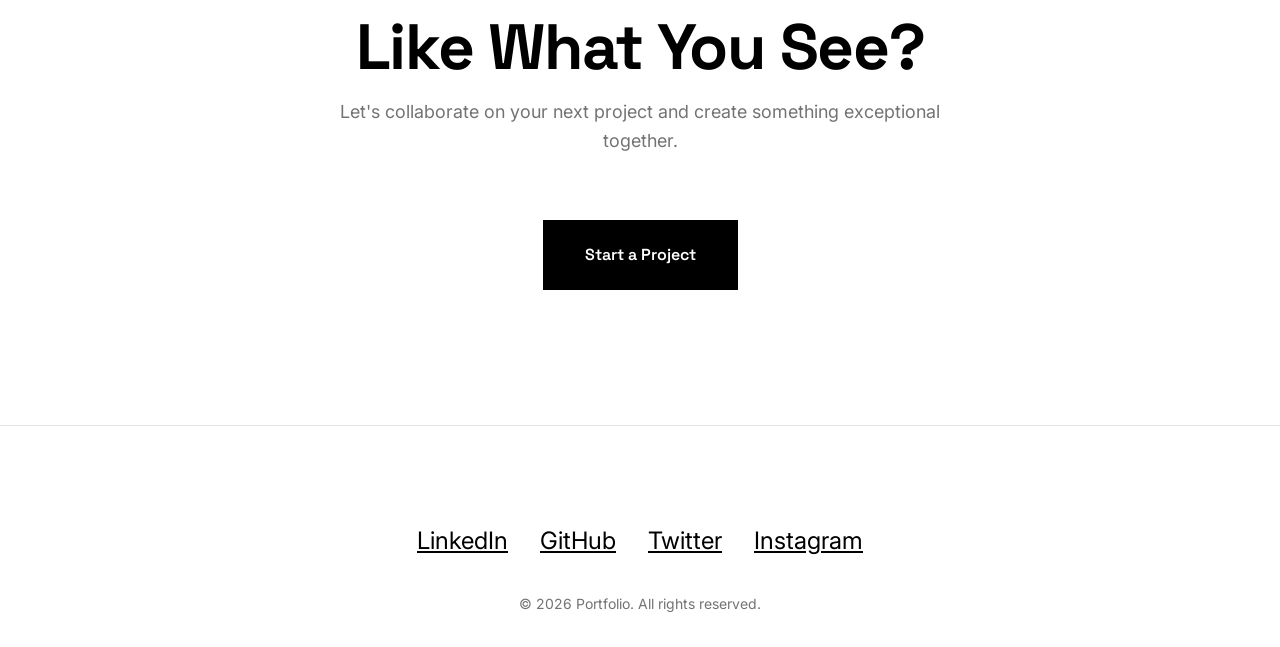
<file: projects.html>
<!DOCTYPE html>
<html lang="en">
<head>
    <meta charset="UTF-8">
    <meta name="viewport" content="width=device-width, initial-scale=1.0">
    <title>Projects - Portfolio</title>
    
    <!-- Google Fonts -->
    <link rel="preconnect" href="https://fonts.googleapis.com">
    <link rel="preconnect" href="https://fonts.gstatic.com" crossorigin>
    <link href="https://fonts.googleapis.com/css2?family=Space+Grotesk:wght@400;500;600;700&family=Inter:wght@400;500;600&display=swap" rel="stylesheet">
    
    <!-- Stylesheet -->
    <link rel="stylesheet" href="styles.css">
</head>
<body>
    <!-- NAVIGATION -->
    <nav>
        <div class="nav-container">
            <a href="index.html" class="logo">V3CARES.</a>
            
            <button class="menu-toggle" aria-label="Toggle menu">
                <span></span>
                <span></span>
                <span></span>
            </button>
            
            <ul class="nav-menu">
                <li><a href="index.html" class="nav-link">Home</a></li>
                <li><a href="about.html" class="nav-link">About</a></li>
                <li><a href="projects.html" class="nav-link">Projects</a></li>
                <li><a href="contact.html" class="nav-link">Contact</a></li>
            </ul>
        </div>
    </nav>

    <!-- PROJECTS HERO -->
    <section class="about-hero">
        <div style="max-width: 1400px; margin: 0 auto; padding: 0 2rem;">
            <h1 style="font-size: clamp(3rem, 8vw, 6rem); margin-bottom: 1.5rem; opacity: 0; animation: fadeInUp 1s ease forwards;">My Projects</h1>
            <p style="font-size: 1.25rem; color: var(--gray-dark); max-width: 700px; opacity: 0; animation: fadeInUp 1s ease forwards 0.2s;">
                A showcase of my recent work across web development, design, and digital innovation. Each project represents a unique challenge and creative solution.
            </p>
        </div>
    </section>

    <!-- WEB DEVELOPMENT PROJECTS -->
    <section>
        <h2 class="section-title">Web Development</h2>
        <p class="section-subtitle">Full-stack applications and interactive web experiences.</p>
        
        <div class="grid grid-3">
            <!-- PROJECT 1 - EDIT IMAGE HERE -->
            <div class="project-card fade-in">
                <img src="clipboard.png" alt="Meet Landing Page" class="project-image">
                <div class="project-overlay">
                    <h3 class="project-title"><a href="https://v3cares.github.io/clipboard-landing-page/" target="_blank" style="color: white;">Clipboard Landing Page</a></h3>
                    <p class="project-desc">Modern landing page for a video conferencing application with smooth animations and responsive design</p>
                </div>
            </div>

            <!-- PROJECT 2 - EDIT IMAGE HERE -->
            <div class="project-card fade-in">
                <img src="recipe-page.png" alt="Recipe Sharing Platform" class="project-image">
                <div class="project-overlay">
                    <h3 class="project-title"><a href="https://v3cares.github.io/recipe-page/" target="_blank" style="color: white;">Recipe Sharing Platform</a></h3>
                    <p class="project-desc">Community-driven platform for sharing recipes and cooking tips with a focus on user-generated content</p>
                </div>
            </div>

            <!-- PROJECT 3 - EDIT IMAGE HERE -->
            <div class="project-card fade-in">
                <img src="time-tracking-dashboard.png" alt="Time Tracking Dashboard" class="project-image">
                <div class="project-overlay">
                    <h3 class="project-title"><a href="https://v3cares.github.io/time-tracking-dashboard/" target="_blank" style="color: white;">Time Tracking Dashboard</a></h3>
                    <p class="project-desc">Comprehensive solution for monitoring and analyzing team productivity and project timelines</p>
                </div>
            </div>
        </div>
    </section>

    <!-- DESIGN PROJECTS -->
    <section>
        <h2 class="section-title">Design & Branding</h2>
        <p class="section-subtitle">Visual identities, UI/UX design, and creative solutions.</p>
        
        <div class="grid grid-3">
            <!-- PROJECT 4 - EDIT IMAGE HERE -->
            <div class="project-card fade-in">
                <img src="v3cares2026.jpeg" alt="Brand Identity" class="project-image">
                <div class="project-overlay">
                    <h3 class="project-title">Brand Identity System</h3>
                    <p class="project-desc">Complete visual identity including logo, guidelines, and brand collateral</p>
                </div>
            </div>

            <!-- PROJECT 5 - EDIT IMAGE HERE -->
            <div class="project-card fade-in">
                <img src="uiux.png" alt="Mobile App UI" class="project-image">
                <div class="project-overlay">
                    <h3 class="project-title">UI/UX Design</h3>
                    <p class="project-desc">Intuitive and visually appealing interface design for web and mobile applications</p>
                </div>
            </div>

            <!-- PROJECT 6 - EDIT IMAGE HERE -->
            <div class="project-card fade-in">
                <img src="blessing.jpg" alt="Graphical User Interface" class="project-image">
                <div class="project-overlay">
                    <h3 class="project-title">Graphical User Interface</h3>
                    <p class="project-desc">Visually appealing and user-friendly interface design for digital products</p>
                </div>
            </div>
        </div>
    </section>

    <!-- DATA & ANALYTICS PROJECTS -->
    <section>
        <h2 class="section-title">Data & Analytics</h2>
        <p class="section-subtitle">Data-driven solutions and visualization projects.</p>
        
        <div class="grid grid-3">
            <!-- PROJECT 7 - EDIT IMAGE HERE -->
            <div class="project-card fade-in">
                <img src="analyst.png" alt="Data Visualization" class="project-image">
                <div class="project-overlay">
                    <h3 class="project-title">Northwind Sales Reports</h3>
                    <p class="project-desc">Comprehensive sales reporting and analytics for the Northwind database</p>
                </div>
            </div>

            <!-- PROJECT 8 - EDIT IMAGE HERE -->
            <div class="project-card fade-in">
                <img src="analyst4.png" alt="Financial Dashboard" class="project-image">
                <div class="project-overlay">
                    <h3 class="project-title">Northwind Financial Reports</h3>
                    <p class="project-desc">Comprehensive financial reporting and analytics for the Northwind database</p>
                </div>
            </div>

            <!-- PROJECT 9 - EDIT IMAGE HERE -->
            <div class="project-card fade-in">
                <img src="analyst5.png" alt="Healthcare Analytics" class="project-image">
                <div class="project-overlay">
                    <h3 class="project-title">Northwind Analytics</h3>
                    <p class="project-desc">Comprehensive analytics and reporting for the Northwind database</p>
                </div>
            </div>
        </div>
    </section>

    <!-- ADDITIONAL PROJECTS -->
    <section>
        <h2 class="section-title">More Projects</h2>
        
        <div class="grid grid-3">
            <!-- PROJECT 10 - EDIT IMAGE HERE -->
            <div class="project-card fade-in">
                <img src="exhibit2.jpg" alt="Portfolio Website" class="project-image">
                <div class="project-overlay">
                    <h3 class="project-title">Photography</h3>
                    <p class="project-desc">Capturing moments and telling stories through the lens</p>
                </div>
            </div>

            <!-- PROJECT 11 - EDIT IMAGE HERE -->
            <div class="project-card fade-in">
                <img src="exhibit.jpg" alt="Blog Platform" class="project-image">
                <div class="project-overlay">
                    <h3 class="project-title">Photography</h3>
                    <p class="project-desc">Capturing moments and telling stories through the lens</p>
                </div>
            </div>

            <!-- PROJECT 12 - EDIT IMAGE HERE -->
            <div class="project-card fade-in">
                <img src="exhibit5.jpg" alt="Booking System" class="project-image">
                <div class="project-overlay">
                    <h3 class="project-title">Photography</h3>
                    <p class="project-desc">capturing moments and telling stories through the lens</p>
                </div>
            </div>
        </div>
    </section>

    <!-- CTA SECTION -->
    <section style="text-align: center; padding: 8rem 2rem;">
        <h2 class="section-title">Like What You See?</h2>
        <p class="section-subtitle">Let's collaborate on your next project and create something exceptional together.</p>
        <a href="contact.html" class="btn btn-primary">Start a Project</a>
    </section>

    <!-- FOOTER -->
    <footer>
        <div class="footer-content">
            <ul class="social-links">
                <li><a href="https://www.linkedin.com/in/victory-uche-707b1b319/" aria-label="LinkedIn">LinkedIn</a></li>
                <li><a href="https://github.com/V3cares" aria-label="GitHub">GitHub</a></li>
                <li><a href="https://x.com/VictoryUch7693" aria-label="Twitter">Twitter</a></li>
                <li><a href="https://www.instagram.com/v3_cares/" aria-label="Instagram">Instagram</a></li>
            </ul>
            <p class="copyright">&copy; 2026 Portfolio. All rights reserved.</p>
        </div>
    </footer>

    <!-- JavaScript -->
    <script src="script.js"></script>
</body>
</html>
</file>
<file: styles.css>
/* ========================================
   GLOBAL STYLES & RESET
   ======================================== */
* {
    margin: 0;
    padding: 0;
    box-sizing: border-box;
}

:root {
    --black: #000000;
    --white: #ffffff;
    --gray-light: #f5f5f5;
    --gray-mid: #e5e5e5;
    --gray-dark: #737373;
    --transition-smooth: cubic-bezier(0.165, 0.84, 0.44, 1);
}

html {
    scroll-behavior: smooth;
}

body {
    font-family: 'Inter', -apple-system, BlinkMacSystemFont, 'Segoe UI', sans-serif;
    background: var(--white);
    color: var(--black);
    line-height: 1.6;
    overflow-x: hidden;
}

/* ========================================
   TYPOGRAPHY
   ======================================== */
h1, h2, h3, h4, h5, h6 {
    font-family: 'Space Grotesk', sans-serif;
    font-weight: 700;
    letter-spacing: -0.02em;
    line-height: 1.1;
}

/* ========================================
   NAVIGATION
   ======================================== */
nav {
    position: fixed;
    top: 0;
    left: 0;
    right: 0;
    background: var(--white);
    border-bottom: 1px solid var(--gray-mid);
    z-index: 1000;
    backdrop-filter: blur(10px);
    background: rgba(255, 255, 255, 0.95);
}

.nav-container {
    max-width: 1400px;
    margin: 0 auto;
    padding: 1.5rem 2rem;
    display: flex;
    justify-content: space-between;
    align-items: center;
}

.logo {
    font-family: 'Space Grotesk', sans-serif;
    font-size: 1.5rem;
    font-weight: 700;
    text-decoration: none;
    color: var(--black);
    transition: transform 0.3s ease;
}

.logo:hover {
    transform: scale(1.05);
}

.nav-menu {
    display: flex;
    list-style: none;
    gap: 2.5rem;
    align-items: center;
}

.nav-link {
    text-decoration: none;
    color: var(--black);
    font-weight: 500;
    font-size: 0.9375rem;
    position: relative;
    transition: color 0.3s ease;
}

.nav-link::after {
    content: '';
    position: absolute;
    bottom: -5px;
    left: 0;
    width: 0;
    height: 2px;
    background: var(--black);
    transition: width 0.3s var(--transition-smooth);
}

.nav-link:hover::after,
.nav-link.active::after {
    width: 100%;
}

.menu-toggle {
    display: none;
    flex-direction: column;
    gap: 5px;
    cursor: pointer;
    background: none;
    border: none;
    padding: 0;
}

.menu-toggle span {
    width: 25px;
    height: 2px;
    background: var(--black);
    transition: all 0.3s ease;
}

/* ========================================
   HERO SECTION
   ======================================== */
.hero {
    min-height: 100vh;
    display: flex;
    align-items: center;
    justify-content: center;
    padding: 8rem 2rem 4rem;
    position: relative;
    overflow: hidden;
}

.hero-content {
    max-width: 1200px;
    margin: 0 auto;
    text-align: center;
}

.hero h1 {
    font-size: clamp(3rem, 10vw, 8rem);
    margin-bottom: 1.5rem;
    opacity: 0;
    animation: fadeInUp 1s ease forwards;
}

.hero p {
    font-size: clamp(1.125rem, 2vw, 1.5rem);
    color: var(--gray-dark);
    max-width: 700px;
    margin: 0 auto 3rem;
    opacity: 0;
    animation: fadeInUp 1s ease forwards 0.2s;
}

.cta-buttons {
    display: flex;
    gap: 1.5rem;
    justify-content: center;
    flex-wrap: wrap;
    opacity: 0;
    animation: fadeInUp 1s ease forwards 0.4s;
}

.btn {
    padding: 1.25rem 2.5rem;
    font-family: 'Space Grotesk', sans-serif;
    font-weight: 600;
    font-size: 1rem;
    text-decoration: none;
    border: 2px solid var(--black);
    transition: all 0.3s var(--transition-smooth);
    cursor: pointer;
    position: relative;
    overflow: hidden;
    display: inline-block;
}

.btn-primary {
    background: var(--black);
    color: var(--white);
}

.btn-primary:hover {
    background: var(--white);
    color: var(--black);
}

.btn-secondary {
    background: transparent;
    color: var(--black);
}

.btn-secondary:hover {
    background: var(--black);
    color: var(--white);
}

/* ========================================
   SECTIONS
   ======================================== */
section {
    padding: 6rem 2rem;
    max-width: 1400px;
    margin: 0 auto;
}

.section-title {
    font-size: clamp(2.5rem, 6vw, 4rem);
    margin-bottom: 1rem;
    text-align: center;
}

.section-subtitle {
    text-align: center;
    color: var(--gray-dark);
    font-size: 1.125rem;
    max-width: 600px;
    margin: 0 auto 4rem;
}

/* ========================================
   GRID LAYOUTS
   ======================================== */
.grid {
    display: grid;
    gap: 2rem;
}

.grid-2 {
    grid-template-columns: repeat(auto-fit, minmax(300px, 1fr));
}

.grid-3 {
    grid-template-columns: repeat(auto-fit, minmax(300px, 1fr));
}

/* ========================================
   CARDS
   ======================================== */
.card {
    background: var(--white);
    border: 1px solid var(--gray-mid);
    padding: 3rem;
    transition: all 0.4s var(--transition-smooth);
    position: relative;
    overflow: hidden;
}

.card::before {
    content: '';
    position: absolute;
    inset: 0;
    background: var(--black);
    transform: translateY(100%);
    transition: transform 0.5s var(--transition-smooth);
    z-index: 0;
}

.card:hover::before {
    transform: translateY(0);
}

.card > * {
    position: relative;
    z-index: 1;
    transition: color 0.3s ease;
}

.card:hover > * {
    color: var(--white);
}

.card h3 {
    font-size: 1.75rem;
    margin-bottom: 1rem;
}

.card p {
    color: var(--gray-dark);
    transition: color 0.3s ease;
}

.card:hover p {
    color: #d4d4d4;
}

/* ========================================
   PROJECT CARDS
   ======================================== */
.project-card {
    position: relative;
    overflow: hidden;
    border: 1px solid var(--gray-mid);
    cursor: pointer;
    aspect-ratio: 4/3;
}

.project-image {
    width: 100%;
    height: 100%;
    object-fit: cover;
    transition: transform 0.6s var(--transition-smooth);
    filter: grayscale(100%);
}

.project-card:hover .project-image {
    transform: scale(1.1);
    filter: grayscale(0%);
}

.project-overlay {
    position: absolute;
    inset: 0;
    background: linear-gradient(to top, rgba(0,0,0,0.95), transparent 60%);
    display: flex;
    flex-direction: column;
    justify-content: flex-end;
    padding: 2rem;
    opacity: 0;
    transition: opacity 0.4s ease;
}

.project-card:hover .project-overlay {
    opacity: 1;
}

.project-title {
    font-size: 1.75rem;
    color: var(--white);
    margin-bottom: 0.5rem;
}

.project-desc {
    color: #d4d4d4;
    font-size: 0.9375rem;
}

/* ========================================
   ABOUT PAGE SPECIFIC
   ======================================== */
.about-hero {
    min-height: 60vh;
    display: flex;
    align-items: center;
    padding-top: 8rem;
}

.about-grid {
    display: grid;
    grid-template-columns: 1fr 1fr;
    gap: 4rem;
    align-items: center;
    margin-bottom: 6rem;
}

.about-image {
    width: 100%;
    height: 500px;
    object-fit: cover;
    border: 1px solid var(--gray-mid);
}

.skills-grid {
    display: grid;
    grid-template-columns: repeat(auto-fit, minmax(150px, 1fr));
    gap: 1.5rem;
    margin-top: 3rem;
}

.skill-item {
    text-align: center;
    padding: 2rem 1rem;
    border: 1px solid var(--gray-mid);
    transition: all 0.3s ease;
}

.skill-item:hover {
    background: var(--black);
    color: var(--white);
    transform: translateY(-5px);
}

.skill-number {
    font-family: 'Space Grotesk', sans-serif;
    font-size: 2.5rem;
    font-weight: 700;
    display: block;
    margin-bottom: 0.5rem;
}

/* ========================================
   CONTACT FORM
   ======================================== */
.contact-container {
    max-width: 800px;
    margin: 0 auto;
}

.form-group {
    margin-bottom: 2rem;
}

.form-group label {
    display: block;
    font-weight: 600;
    margin-bottom: 0.5rem;
    font-family: 'Space Grotesk', sans-serif;
}

.form-group input,
.form-group textarea {
    width: 100%;
    padding: 1rem;
    border: 2px solid var(--gray-mid);
    font-family: 'Inter', sans-serif;
    font-size: 1rem;
    transition: border-color 0.3s ease;
    background: var(--white);
}

.form-group input:focus,
.form-group textarea:focus {
    outline: none;
    border-color: var(--black);
}

.form-group textarea {
    min-height: 200px;
    resize: vertical;
}

/* ========================================
   FOOTER
   ======================================== */
footer {
    border-top: 1px solid var(--gray-mid);
    padding: 4rem 2rem 2rem;
    text-align: center;
}

.footer-content {
    max-width: 1400px;
    margin: 0 auto;
}

.social-links {
    display: flex;
    gap: 2rem;
    justify-content: center;
    list-style: none;
    margin: 2rem 0;
}

.social-links a {
    color: var(--black);
    font-size: 1.5rem;
    transition: transform 0.3s ease;
    display: inline-block;
}

.social-links a:hover {
    transform: translateY(-3px);
}

.copyright {
    color: var(--gray-dark);
    font-size: 0.875rem;
    margin-top: 2rem;
}

/* ========================================
   ANIMATIONS
   ======================================== */
@keyframes fadeInUp {
    from {
        opacity: 0;
        transform: translateY(30px);
    }
    to {
        opacity: 1;
        transform: translateY(0);
    }
}

@keyframes fadeInDown {
    from {
        opacity: 0;
        transform: translateY(-30px);
    }
    to {
        opacity: 1;
        transform: translateY(0);
    }
}

@keyframes fadeIn {
    from {
        opacity: 0;
    }
    to {
        opacity: 1;
    }
}

.fade-in {
    opacity: 0;
    animation: fadeIn 1s ease forwards;
}

.slide-in-left {
    opacity: 0;
    transform: translateX(-50px);
    transition: all 0.8s var(--transition-smooth);
}

.slide-in-right {
    opacity: 0;
    transform: translateX(50px);
    transition: all 0.8s var(--transition-smooth);
}

.slide-in-left.active,
.slide-in-right.active {
    opacity: 1;
    transform: translateX(0);
}

/* ========================================
   RESPONSIVE DESIGN
   ======================================== */
@media (max-width: 768px) {
    .nav-menu {
        position: fixed;
        top: 0;
        right: -100%;
        flex-direction: column;
        background: var(--white);
        width: 70%;
        height: 100vh;
        padding: 6rem 2rem 2rem;
        border-left: 1px solid var(--gray-mid);
        transition: right 0.3s ease;
        align-items: flex-start;
    }

    .nav-menu.active {
        right: 0;
    }

    .menu-toggle {
        display: flex;
        z-index: 1001;
    }

    .menu-toggle.active span:nth-child(1) {
        transform: rotate(45deg) translate(5px, 5px);
    }

    .menu-toggle.active span:nth-child(2) {
        opacity: 0;
    }

    .menu-toggle.active span:nth-child(3) {
        transform: rotate(-45deg) translate(7px, -7px);
    }

    .about-grid {
        grid-template-columns: 1fr;
        gap: 2rem;
    }

    .cta-buttons {
        flex-direction: column;
        align-items: center;
    }

    .btn {
        width: 100%;
        max-width: 300px;
        text-align: center;
    }
}
</file>
